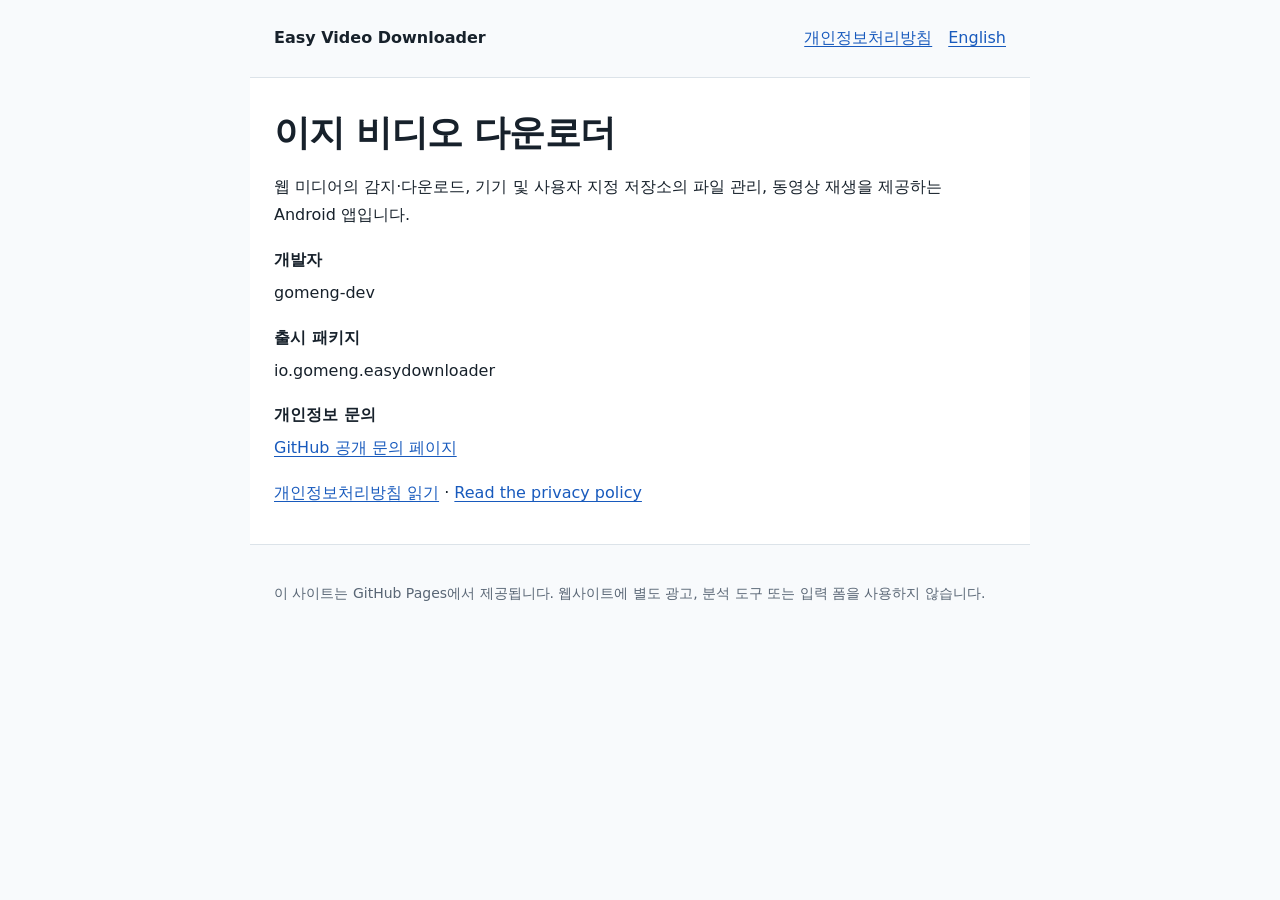
<file: index.html>
<!doctype html>
<html lang="ko">
<head>
  <meta charset="utf-8">
  <meta name="viewport" content="width=device-width, initial-scale=1">
  <meta name="description" content="이지 비디오 다운로더의 공식 개인정보처리방침과 문의 안내입니다.">
  <meta http-equiv="Content-Security-Policy" content="default-src 'none'; style-src 'self'; base-uri 'none'; form-action 'none'">
  <title>이지 비디오 다운로더 | Easy Video Downloader</title>
  <link rel="stylesheet" href="styles.css">
</head>
<body>
  <header><a class="brand" href="./">Easy Video Downloader</a><nav aria-label="안내"><a href="privacy.html">개인정보처리방침</a><a href="privacy-en.html" lang="en">English</a></nav></header>
  <main>
    <h1>이지 비디오 다운로더</h1>
    <p>웹 미디어의 감지·다운로드, 기기 및 사용자 지정 저장소의 파일 관리, 동영상 재생을 제공하는 Android 앱입니다.</p>
    <dl><dt>개발자</dt><dd>gomeng-dev</dd><dt>출시 패키지</dt><dd>io.gomeng.easydownloader</dd><dt>개인정보 문의</dt><dd><a href="https://github.com/gomeng-dev/gomeng-dev.github.io/issues/new/choose">GitHub 공개 문의 페이지</a></dd></dl>
    <p><a href="privacy.html">개인정보처리방침 읽기</a> · <a href="privacy-en.html" lang="en">Read the privacy policy</a></p>
  </main>
  <footer><p>이 사이트는 GitHub Pages에서 제공됩니다. 웹사이트에 별도 광고, 분석 도구 또는 입력 폼을 사용하지 않습니다.</p></footer>
</body>
</html>
</file>
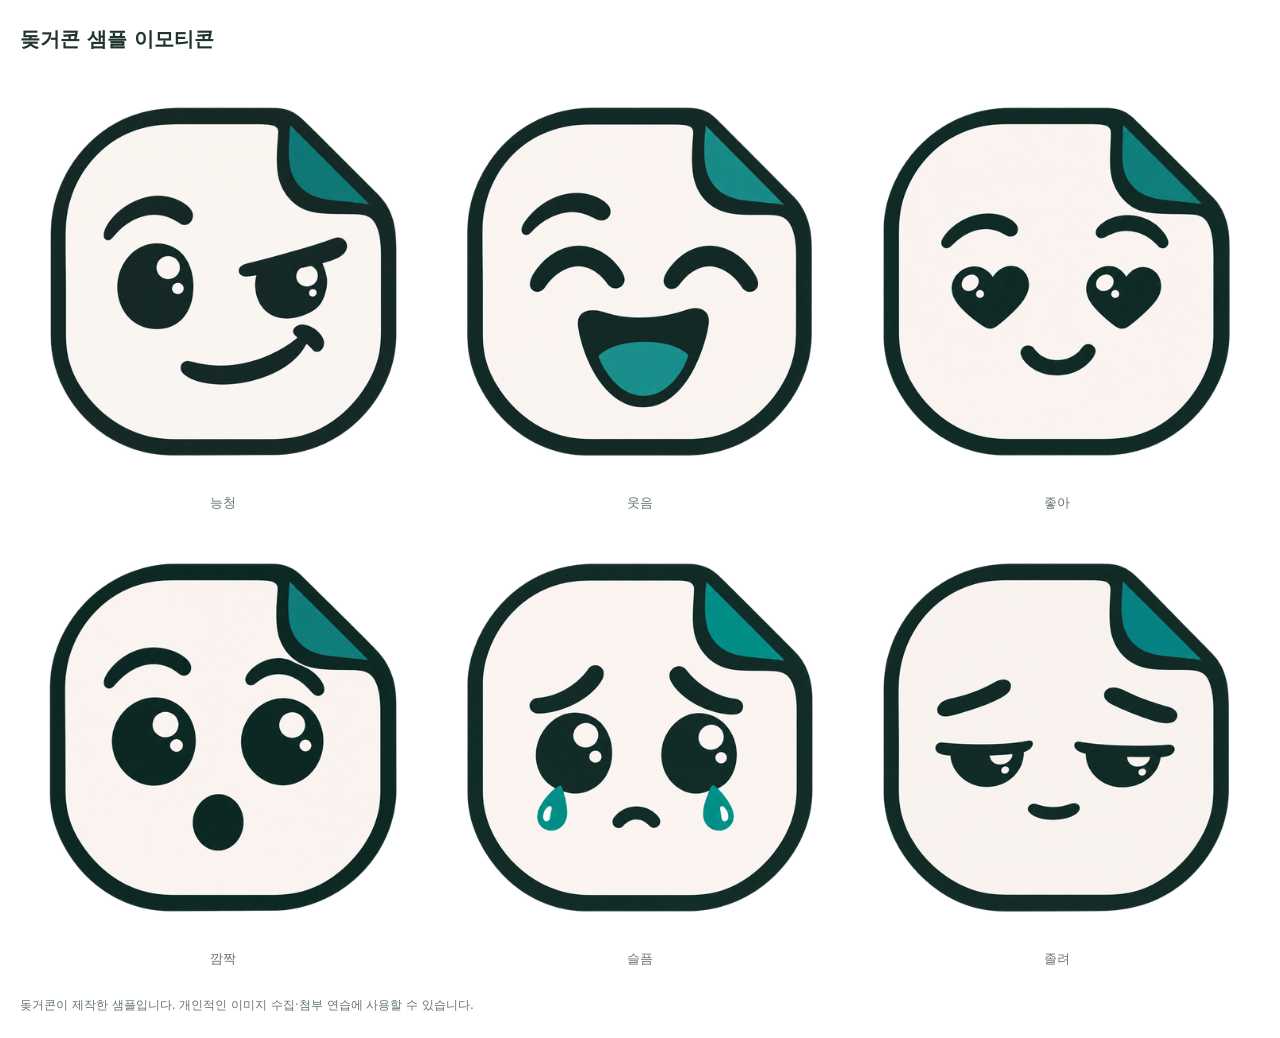
<file: dotgeocon/samples/index.html>
<!doctype html>
<html lang="ko"><head><meta charset="utf-8"><meta name="viewport" content="width=device-width, initial-scale=1"><title>돚거콘 샘플 이모티콘</title><style>body{margin:0;padding:24px 20px;color:#20332e;background:#fff;font:15px/1.5 system-ui,sans-serif}h1{margin:0 0 24px;font-size:20px}main{display:grid;grid-template-columns:repeat(3,minmax(0,1fr));gap:22px 10px}figure{margin:0;text-align:center}img{width:100%;height:auto;display:block}figcaption{margin-top:8px;color:#64756e;font-size:13px}footer{margin-top:28px;color:#64756e;font-size:12px}</style></head><body><h1>돚거콘 샘플 이모티콘</h1><main>
<figure><img src="1.png" alt="능청" width="512" height="512"><figcaption>능청</figcaption></figure>
<figure><img src="2.png" alt="웃음" width="512" height="512"><figcaption>웃음</figcaption></figure>
<figure><img src="3.png" alt="좋아" width="512" height="512"><figcaption>좋아</figcaption></figure>
<figure><img src="4.png" alt="깜짝" width="512" height="512"><figcaption>깜짝</figcaption></figure>
<figure><img src="5.png" alt="슬픔" width="512" height="512"><figcaption>슬픔</figcaption></figure>
<figure><img src="6.png" alt="졸려" width="512" height="512"><figcaption>졸려</figcaption></figure>
</main><footer>돚거콘이 제작한 샘플입니다. 개인적인 이미지 수집·첨부 연습에 사용할 수 있습니다.</footer></body></html>
</file>
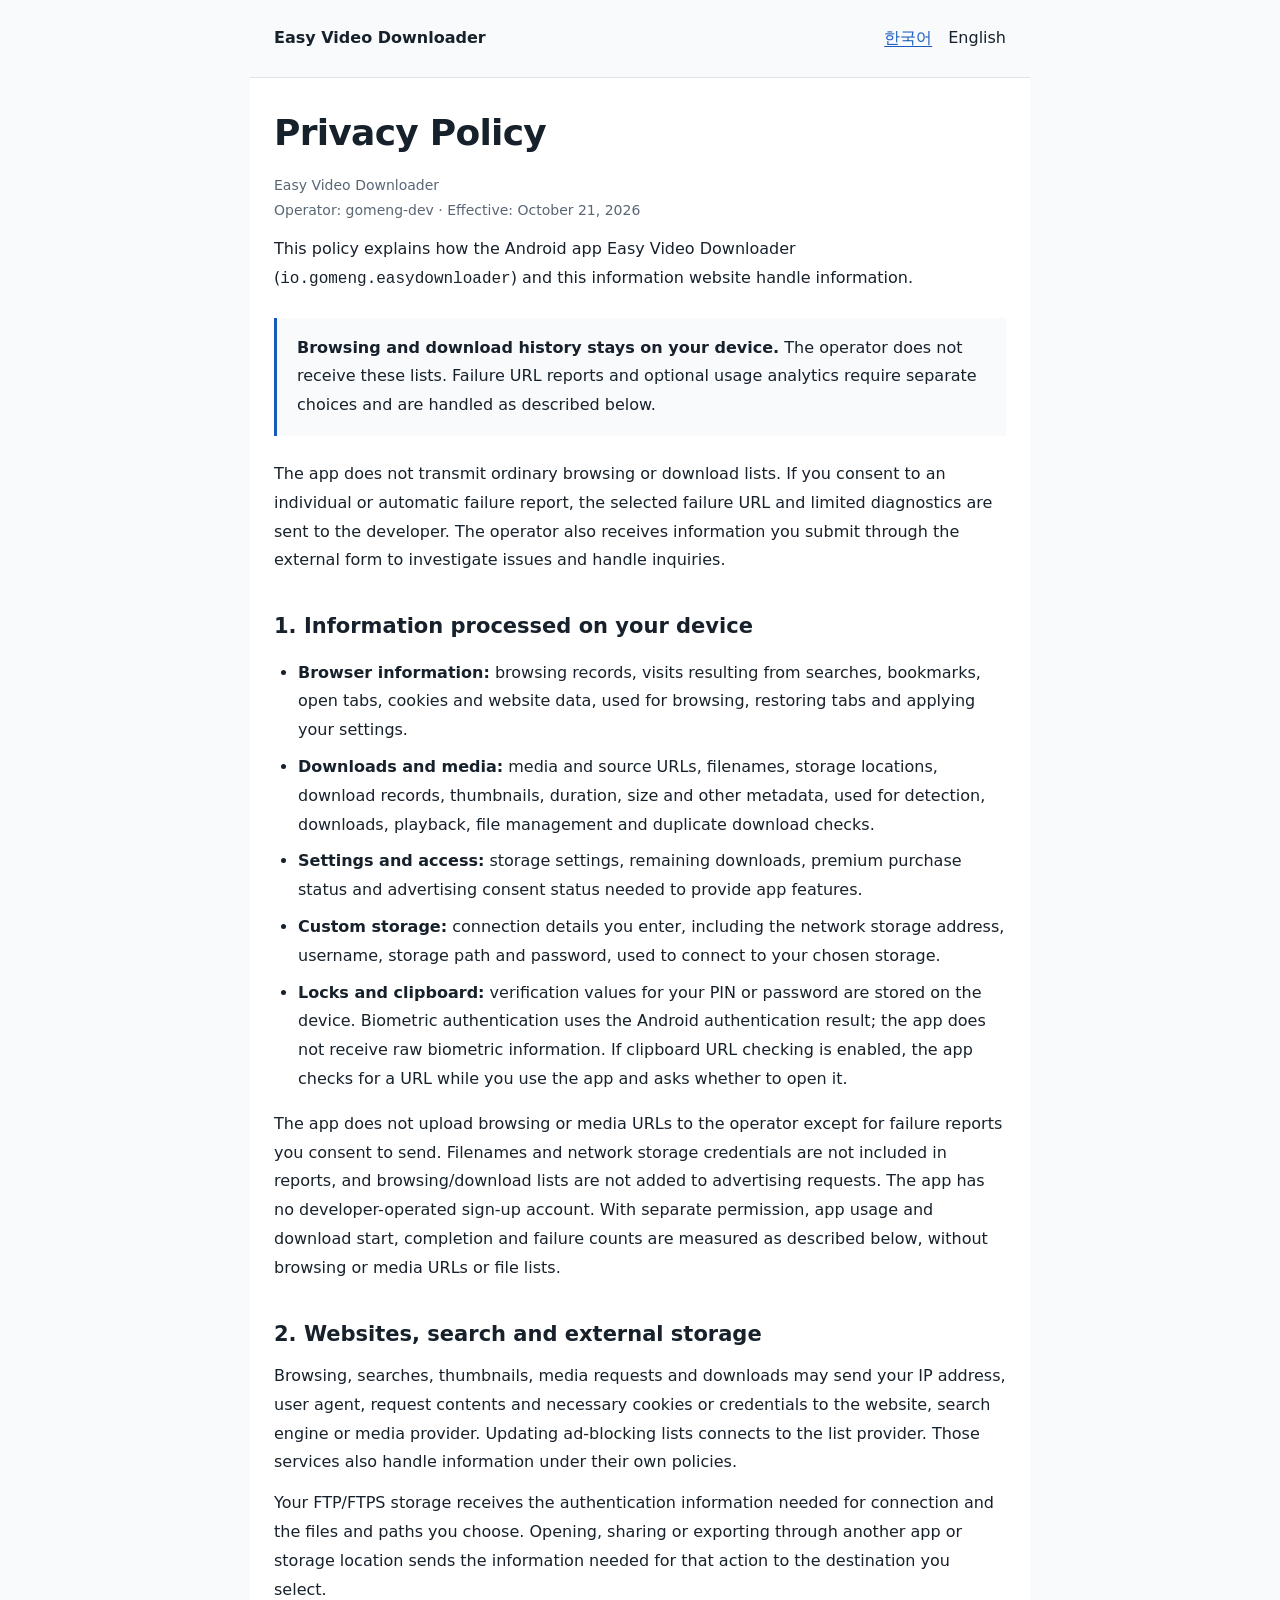
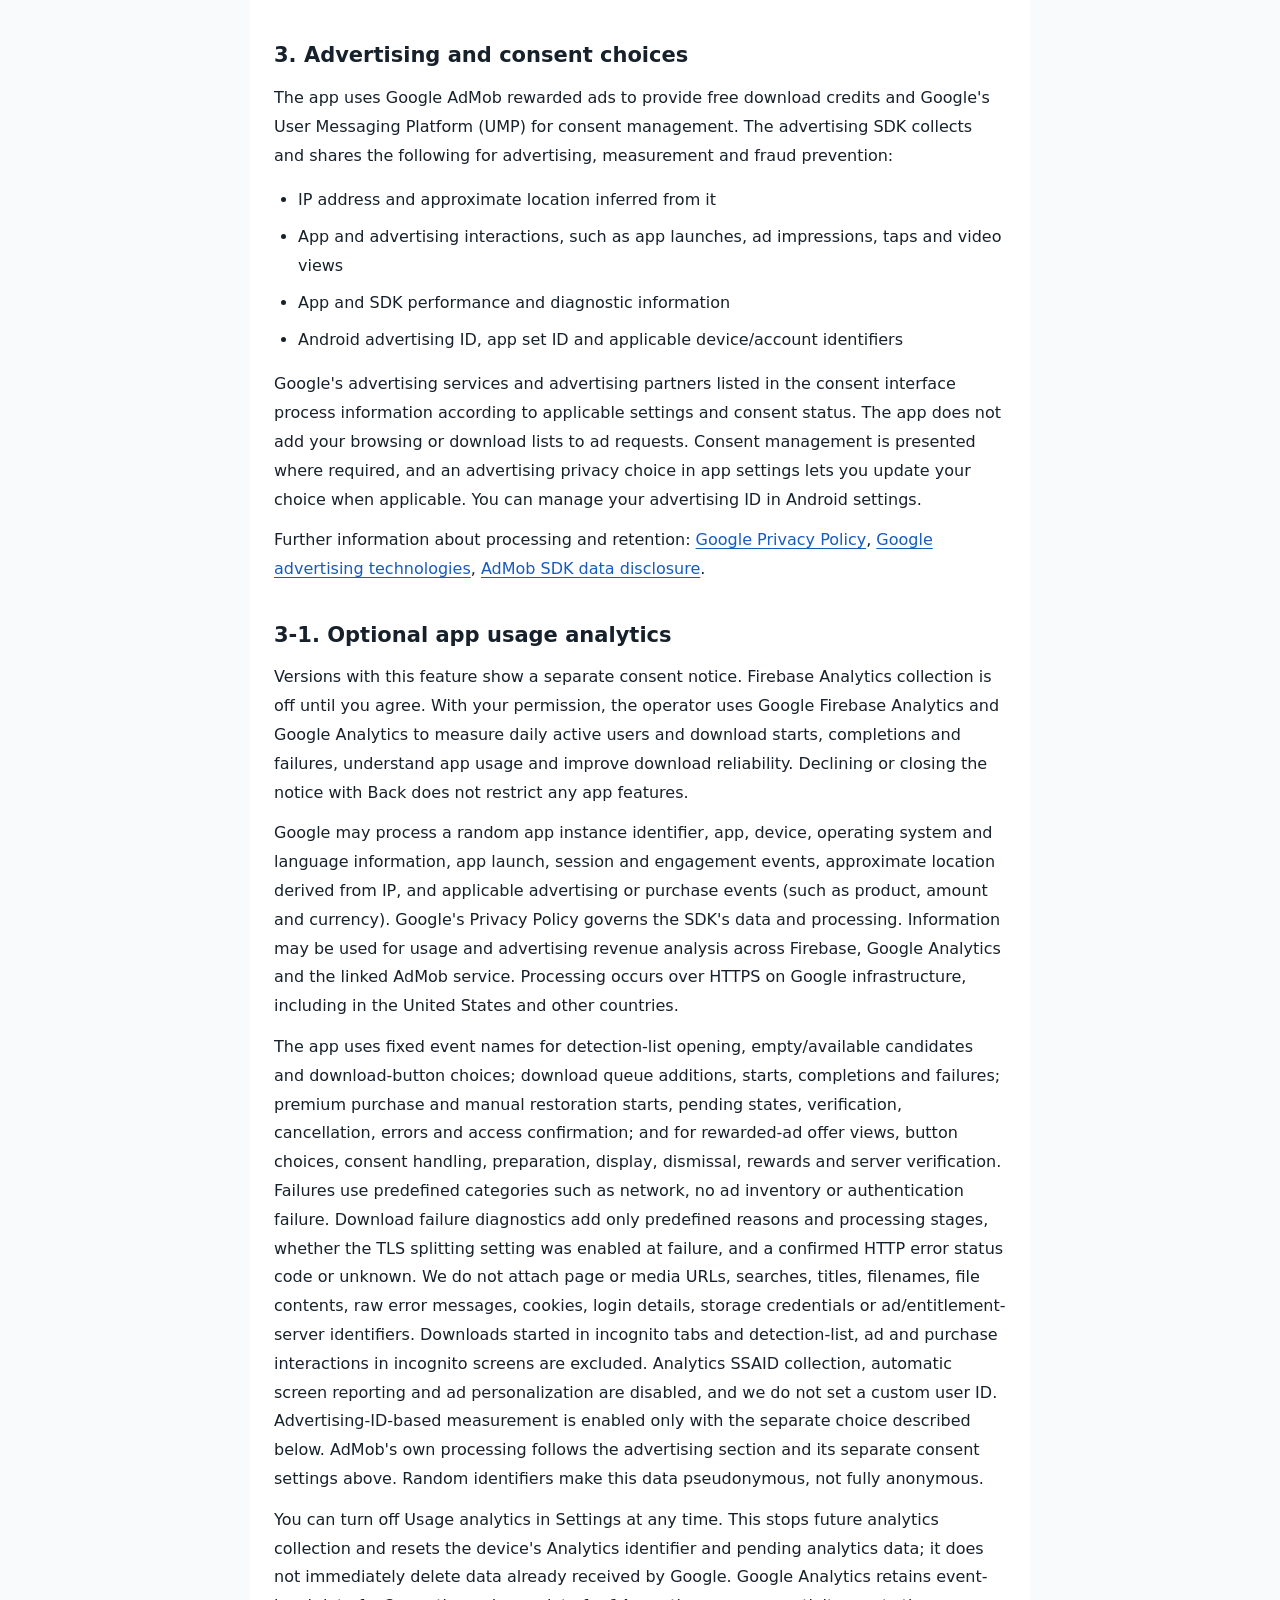
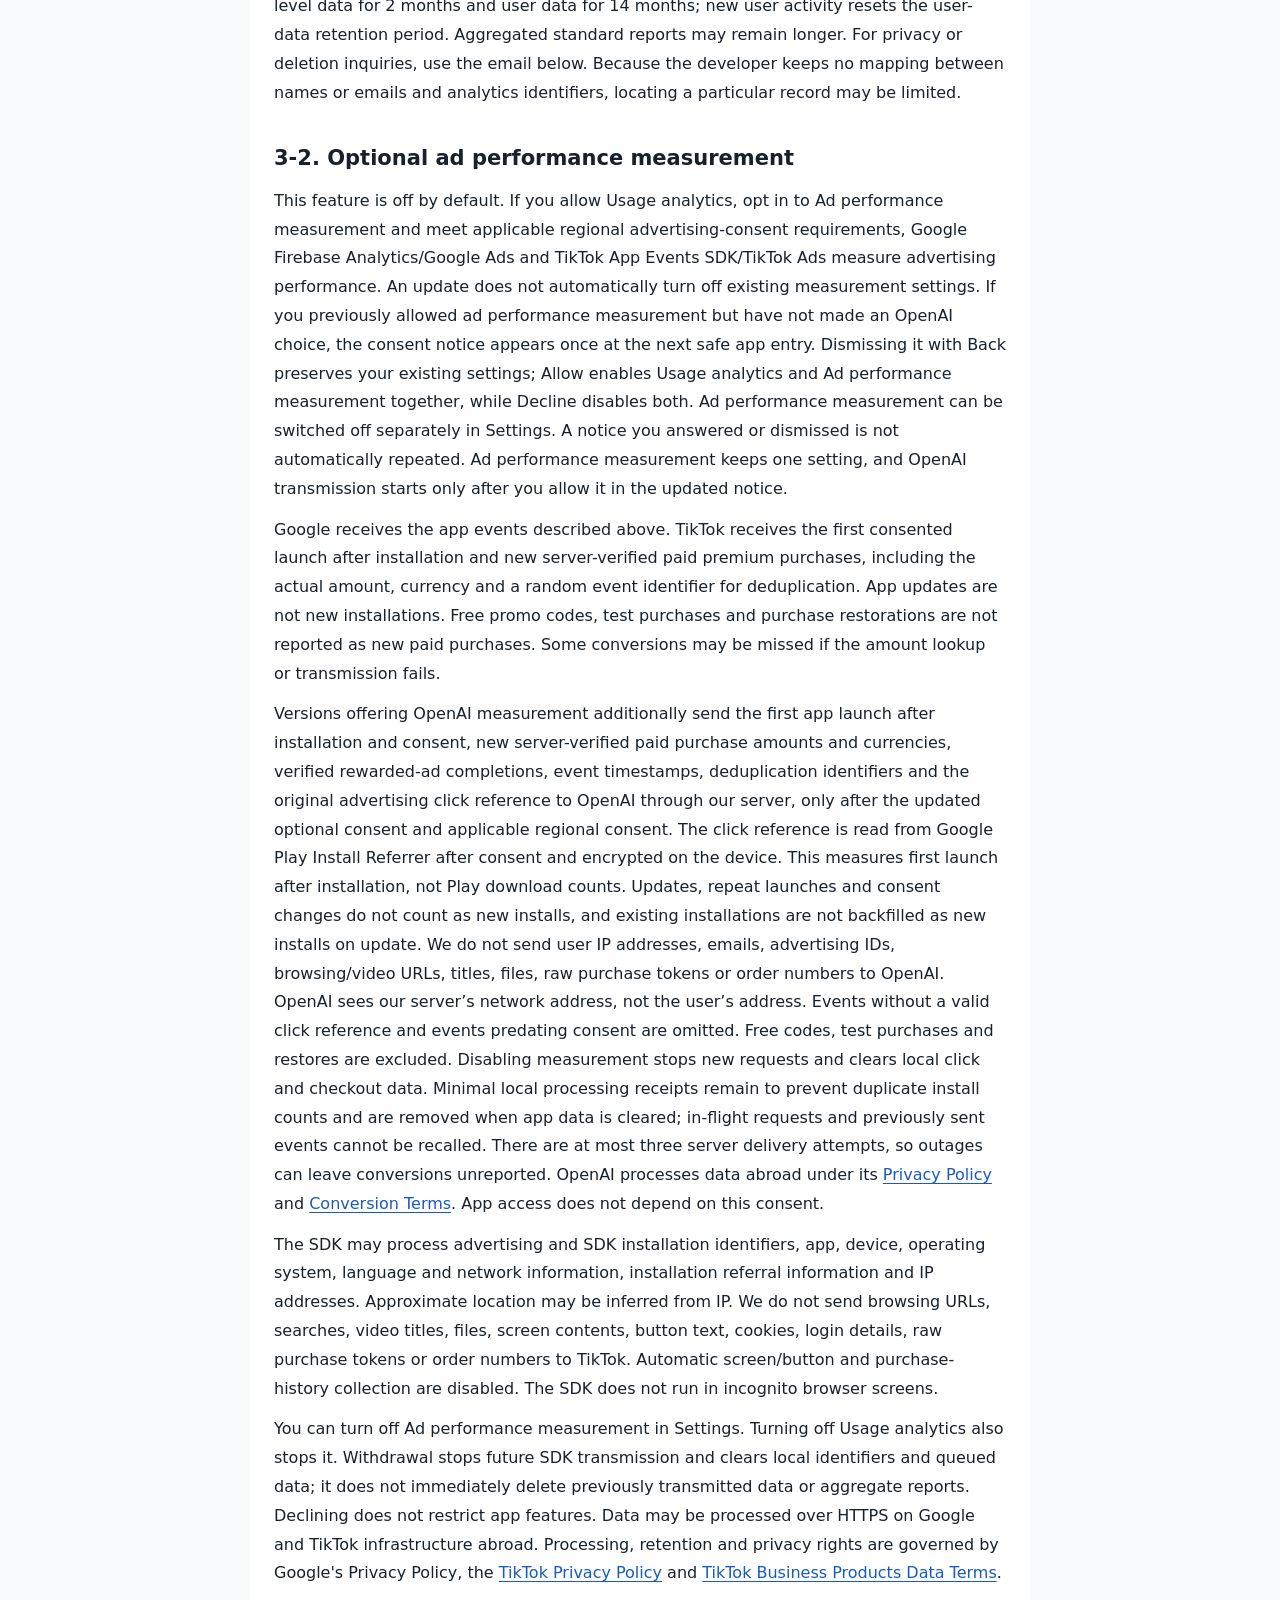
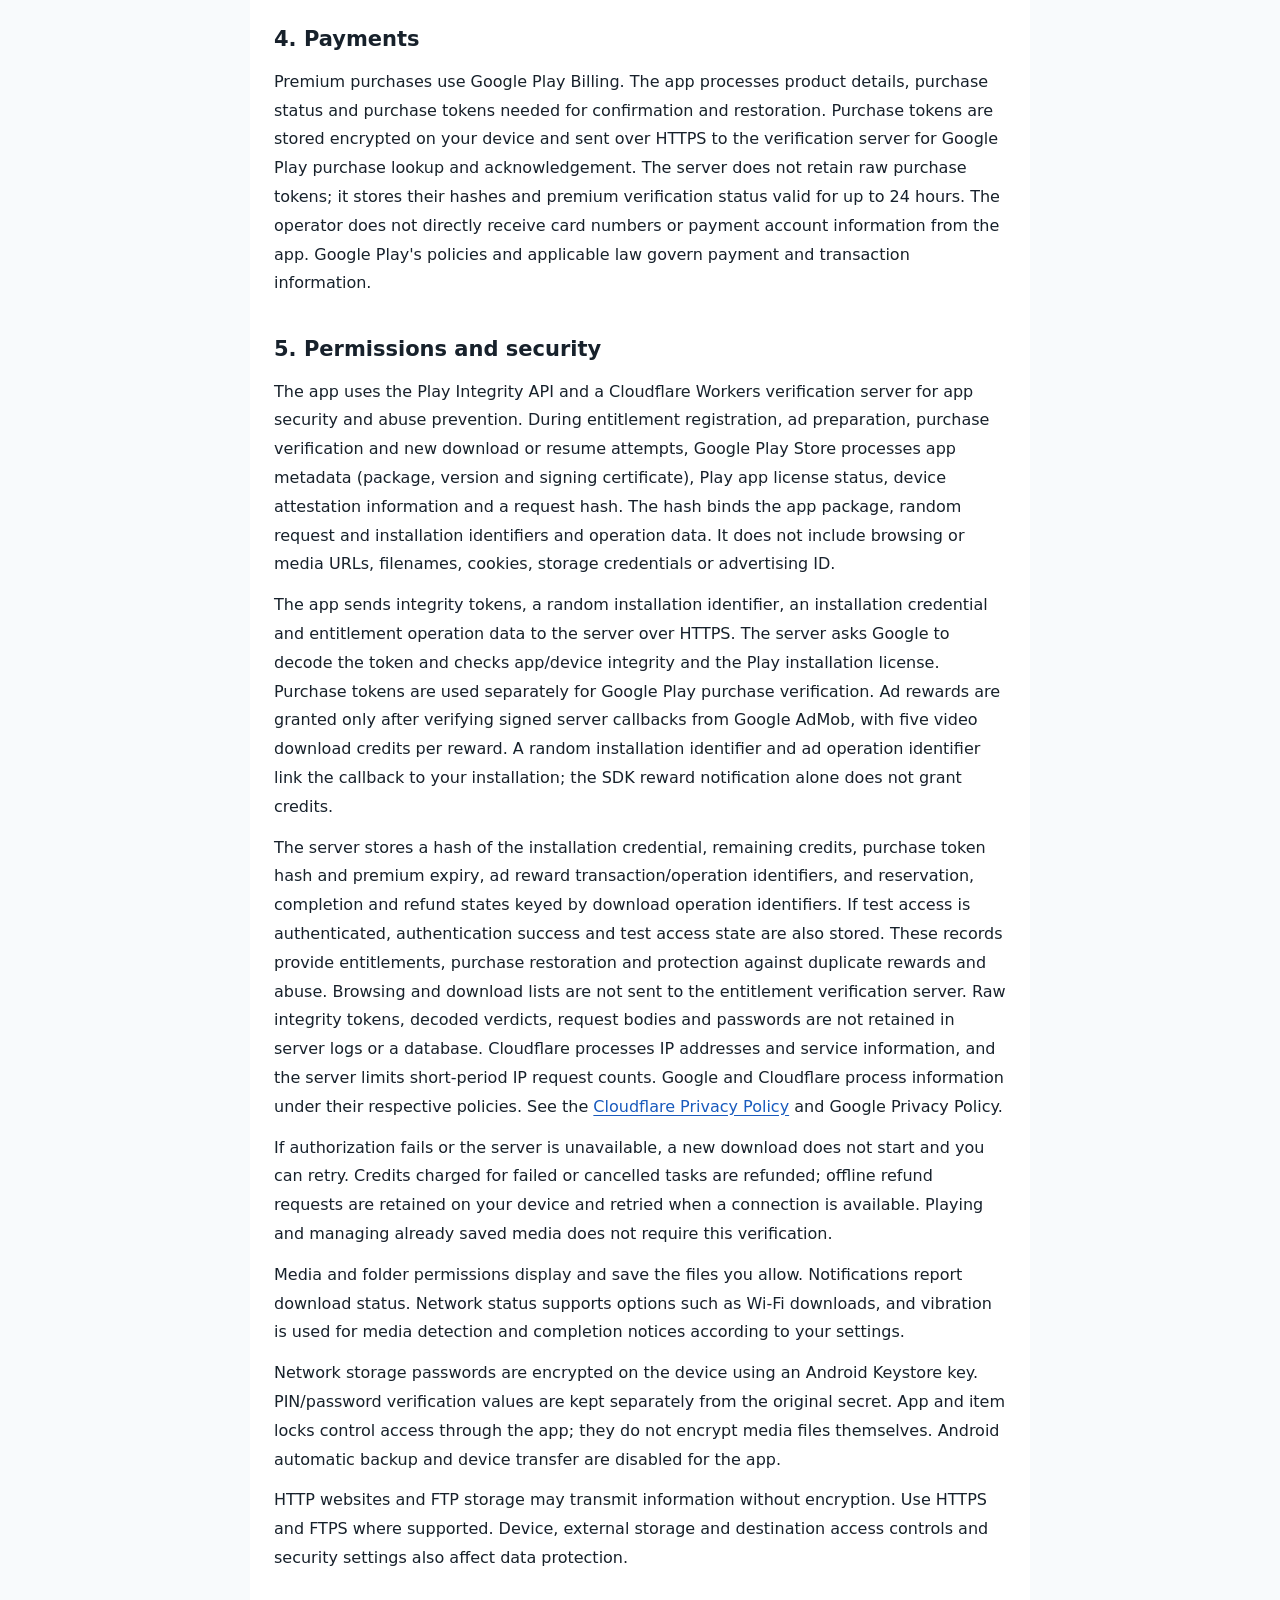
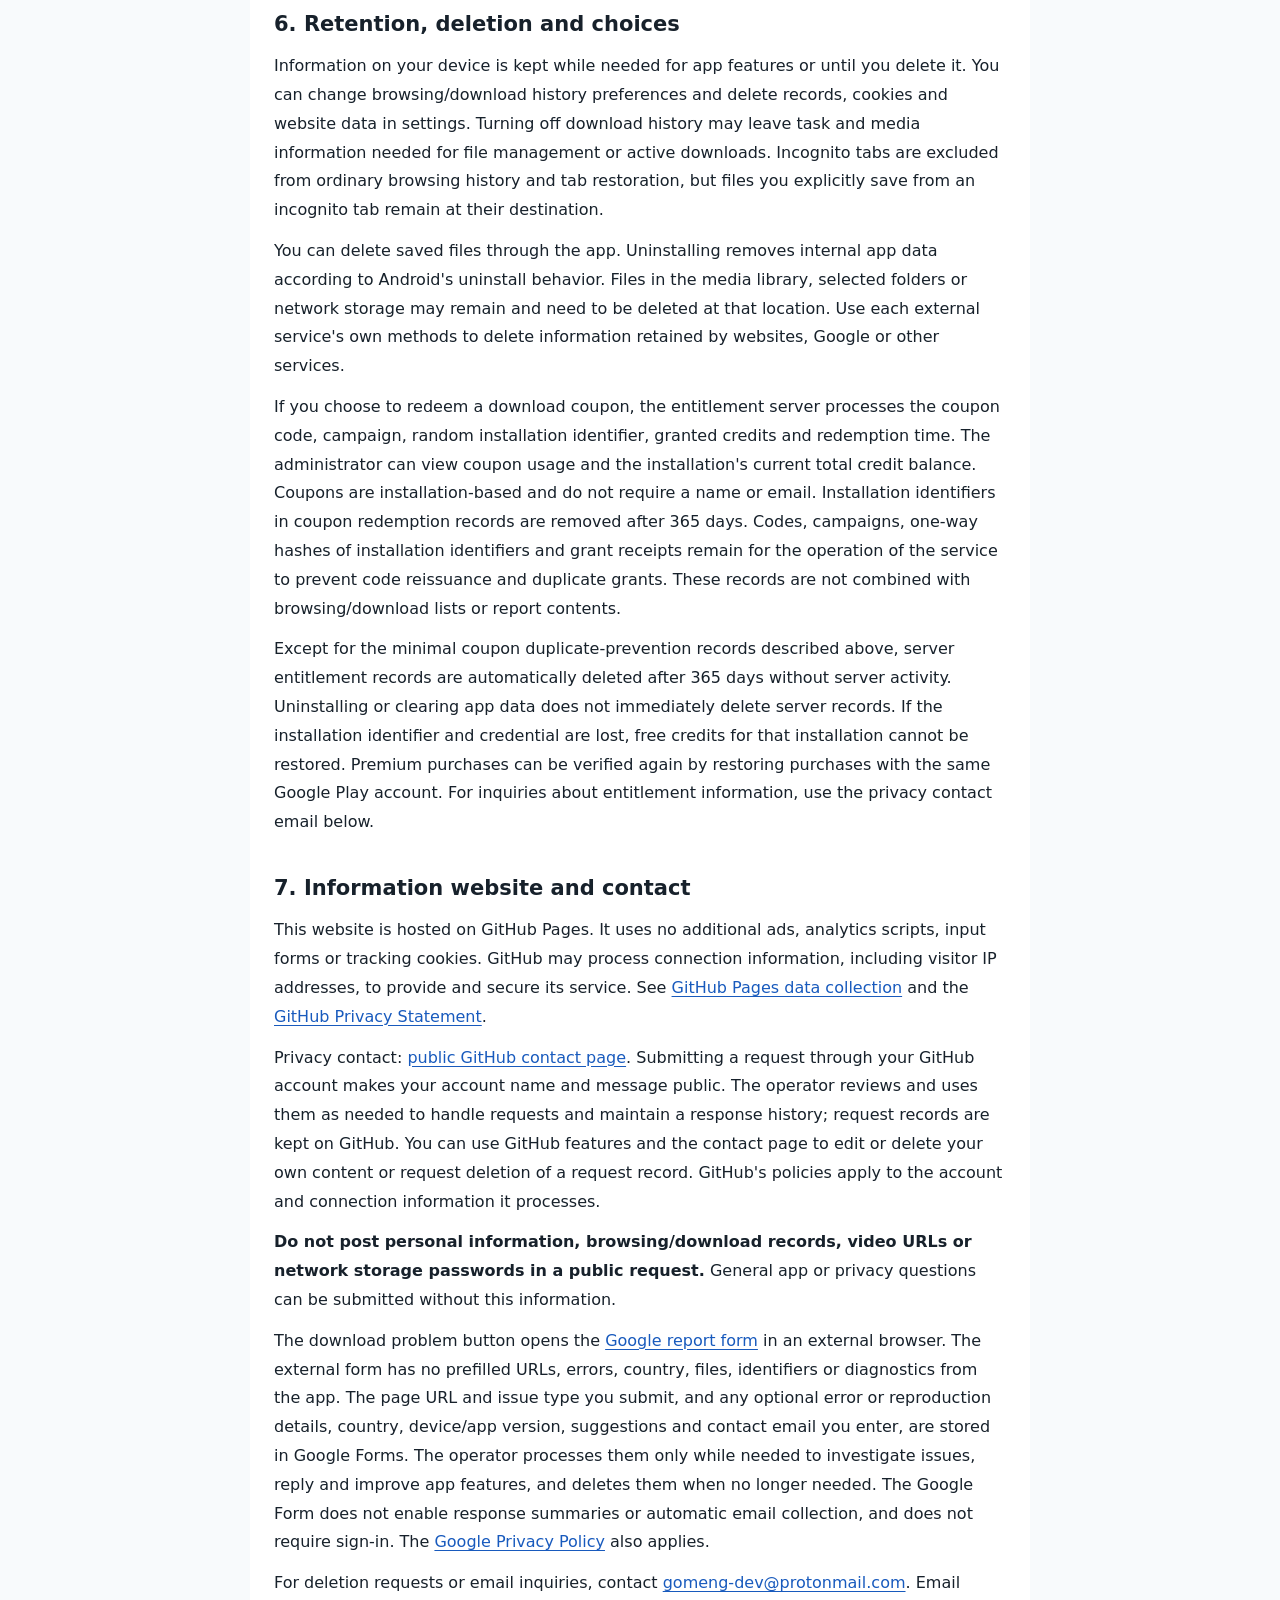
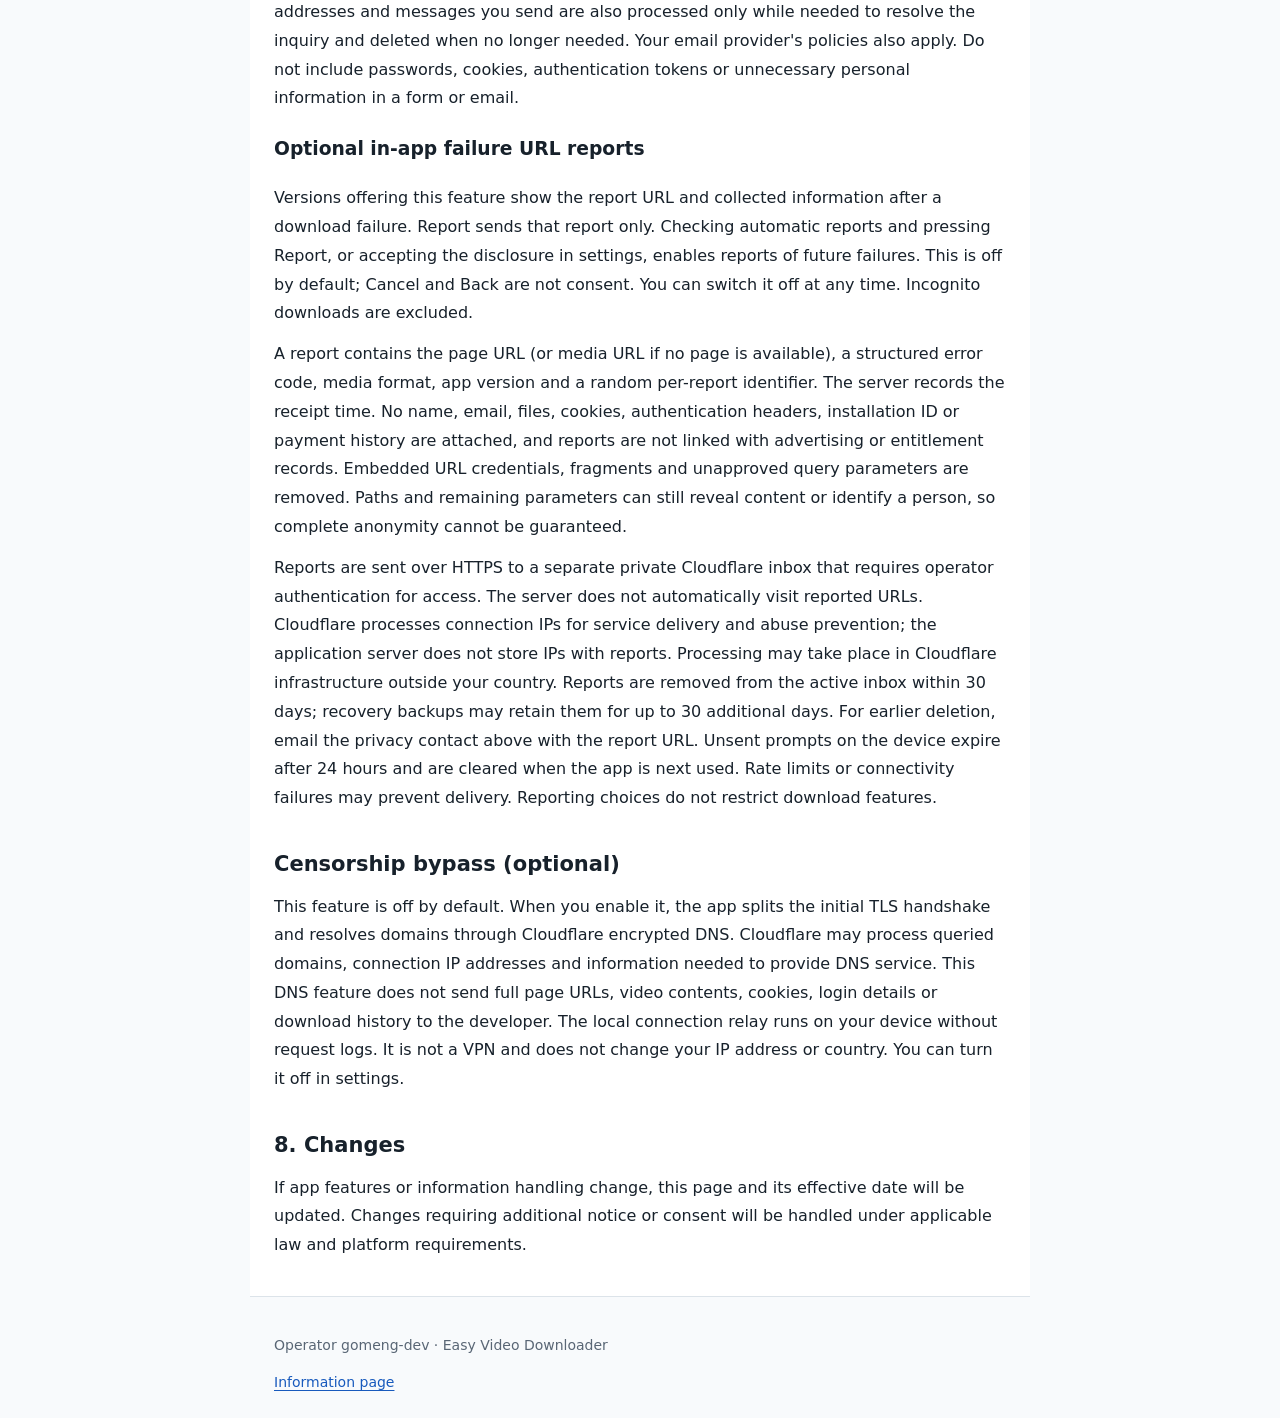
<file: privacy-en.html>
<!doctype html>
<html lang="en">
<head>
  <meta charset="utf-8">
  <meta name="viewport" content="width=device-width, initial-scale=1">
  <meta name="description" content="How Easy Video Downloader handles local browser and download data, advertising, payments, external services and privacy requests.">
  <meta http-equiv="Content-Security-Policy" content="default-src 'none'; style-src 'self'; base-uri 'none'; form-action 'none'">
  <title>Privacy Policy | Easy Video Downloader</title>
  <link rel="stylesheet" href="styles.css">
  <link rel="alternate" hreflang="ko" href="privacy.html">
</head>
<body>
  <header><a class="brand" href="./">Easy Video Downloader</a><nav aria-label="Language"><a href="privacy.html" lang="ko">한국어</a><span aria-current="page">English</span></nav></header>
  <main>
    <h1>Privacy Policy</h1>
    <p class="meta">Easy Video Downloader<br>Operator: gomeng-dev · Effective: <time datetime="2026-10-21">October 21, 2026</time></p>
    <p>This policy explains how the Android app Easy Video Downloader (<code>io.gomeng.easydownloader</code>) and this information website handle information.</p>
    <div class="summary"><strong>Browsing and download history stays on your device.</strong> The operator does not receive these lists. Failure URL reports and optional usage analytics require separate choices and are handled as described below.</div>
    <p>The app does not transmit ordinary browsing or download lists. If you consent to an individual or automatic failure report, the selected failure URL and limited diagnostics are sent to the developer. The operator also receives information you submit through the external form to investigate issues and handle inquiries.</p>
    <h2>1. Information processed on your device</h2>
    <ul>
      <li><strong>Browser information:</strong> browsing records, visits resulting from searches, bookmarks, open tabs, cookies and website data, used for browsing, restoring tabs and applying your settings.</li>
      <li><strong>Downloads and media:</strong> media and source URLs, filenames, storage locations, download records, thumbnails, duration, size and other metadata, used for detection, downloads, playback, file management and duplicate download checks.</li>
      <li><strong>Settings and access:</strong> storage settings, remaining downloads, premium purchase status and advertising consent status needed to provide app features.</li>
      <li><strong>Custom storage:</strong> connection details you enter, including the network storage address, username, storage path and password, used to connect to your chosen storage.</li>
      <li><strong>Locks and clipboard:</strong> verification values for your PIN or password are stored on the device. Biometric authentication uses the Android authentication result; the app does not receive raw biometric information. If clipboard URL checking is enabled, the app checks for a URL while you use the app and asks whether to open it.</li>
    </ul>
    <p>The app does not upload browsing or media URLs to the operator except for failure reports you consent to send. Filenames and network storage credentials are not included in reports, and browsing/download lists are not added to advertising requests. The app has no developer-operated sign-up account. With separate permission, app usage and download start, completion and failure counts are measured as described below, without browsing or media URLs or file lists.</p>
    <h2>2. Websites, search and external storage</h2>
    <p>Browsing, searches, thumbnails, media requests and downloads may send your IP address, user agent, request contents and necessary cookies or credentials to the website, search engine or media provider. Updating ad-blocking lists connects to the list provider. Those services also handle information under their own policies.</p>
    <p>Your FTP/FTPS storage receives the authentication information needed for connection and the files and paths you choose. Opening, sharing or exporting through another app or storage location sends the information needed for that action to the destination you select.</p>
    <h2>3. Advertising and consent choices</h2>
    <p>The app uses Google AdMob rewarded ads to provide free download credits and Google's User Messaging Platform (UMP) for consent management. The advertising SDK collects and shares the following for advertising, measurement and fraud prevention:</p>
    <ul><li>IP address and approximate location inferred from it</li><li>App and advertising interactions, such as app launches, ad impressions, taps and video views</li><li>App and SDK performance and diagnostic information</li><li>Android advertising ID, app set ID and applicable device/account identifiers</li></ul>
    <p>Google's advertising services and advertising partners listed in the consent interface process information according to applicable settings and consent status. The app does not add your browsing or download lists to ad requests. Consent management is presented where required, and an advertising privacy choice in app settings lets you update your choice when applicable. You can manage your advertising ID in Android settings.</p>
    <p>Further information about processing and retention: <a href="https://policies.google.com/privacy?hl=en">Google Privacy Policy</a>, <a href="https://policies.google.com/technologies/ads?hl=en">Google advertising technologies</a>, <a href="https://developers.google.com/admob/android/privacy/play-data-disclosure">AdMob SDK data disclosure</a>.</p>
    <h2>3-1. Optional app usage analytics</h2>
    <p>Versions with this feature show a separate consent notice. Firebase Analytics collection is off until you agree. With your permission, the operator uses Google Firebase Analytics and Google Analytics to measure daily active users and download starts, completions and failures, understand app usage and improve download reliability. Declining or closing the notice with Back does not restrict any app features.</p>
    <p>Google may process a random app instance identifier, app, device, operating system and language information, app launch, session and engagement events, approximate location derived from IP, and applicable advertising or purchase events (such as product, amount and currency). Google's Privacy Policy governs the SDK's data and processing. Information may be used for usage and advertising revenue analysis across Firebase, Google Analytics and the linked AdMob service. Processing occurs over HTTPS on Google infrastructure, including in the United States and other countries.</p>
    <p>The app uses fixed event names for detection-list opening, empty/available candidates and download-button choices; download queue additions, starts, completions and failures; premium purchase and manual restoration starts, pending states, verification, cancellation, errors and access confirmation; and for rewarded-ad offer views, button choices, consent handling, preparation, display, dismissal, rewards and server verification. Failures use predefined categories such as network, no ad inventory or authentication failure. Download failure diagnostics add only predefined reasons and processing stages, whether the TLS splitting setting was enabled at failure, and a confirmed HTTP error status code or unknown. We do not attach page or media URLs, searches, titles, filenames, file contents, raw error messages, cookies, login details, storage credentials or ad/entitlement-server identifiers. Downloads started in incognito tabs and detection-list, ad and purchase interactions in incognito screens are excluded. Analytics SSAID collection, automatic screen reporting and ad personalization are disabled, and we do not set a custom user ID. Advertising-ID-based measurement is enabled only with the separate choice described below. AdMob's own processing follows the advertising section and its separate consent settings above. Random identifiers make this data pseudonymous, not fully anonymous.</p>
    <p>You can turn off Usage analytics in Settings at any time. This stops future analytics collection and resets the device's Analytics identifier and pending analytics data; it does not immediately delete data already received by Google. Google Analytics retains event-level data for 2 months and user data for 14 months; new user activity resets the user-data retention period. Aggregated standard reports may remain longer. For privacy or deletion inquiries, use the email below. Because the developer keeps no mapping between names or emails and analytics identifiers, locating a particular record may be limited.</p>
    <h2>3-2. Optional ad performance measurement</h2>
    <p>This feature is off by default. If you allow Usage analytics, opt in to Ad performance measurement and meet applicable regional advertising-consent requirements, Google Firebase Analytics/Google Ads and TikTok App Events SDK/TikTok Ads measure advertising performance. An update does not automatically turn off existing measurement settings. If you previously allowed ad performance measurement but have not made an OpenAI choice, the consent notice appears once at the next safe app entry. Dismissing it with Back preserves your existing settings; Allow enables Usage analytics and Ad performance measurement together, while Decline disables both. Ad performance measurement can be switched off separately in Settings. A notice you answered or dismissed is not automatically repeated. Ad performance measurement keeps one setting, and OpenAI transmission starts only after you allow it in the updated notice.</p>
    <p>Google receives the app events described above. TikTok receives the first consented launch after installation and new server-verified paid premium purchases, including the actual amount, currency and a random event identifier for deduplication. App updates are not new installations. Free promo codes, test purchases and purchase restorations are not reported as new paid purchases. Some conversions may be missed if the amount lookup or transmission fails.</p>
    <p>Versions offering OpenAI measurement additionally send the first app launch after installation and consent, new server-verified paid purchase amounts and currencies, verified rewarded-ad completions, event timestamps, deduplication identifiers and the original advertising click reference to OpenAI through our server, only after the updated optional consent and applicable regional consent. The click reference is read from Google Play Install Referrer after consent and encrypted on the device. This measures first launch after installation, not Play download counts. Updates, repeat launches and consent changes do not count as new installs, and existing installations are not backfilled as new installs on update. We do not send user IP addresses, emails, advertising IDs, browsing/video URLs, titles, files, raw purchase tokens or order numbers to OpenAI. OpenAI sees our server’s network address, not the user’s address. Events without a valid click reference and events predating consent are omitted. Free codes, test purchases and restores are excluded. Disabling measurement stops new requests and clears local click and checkout data. Minimal local processing receipts remain to prevent duplicate install counts and are removed when app data is cleared; in-flight requests and previously sent events cannot be recalled. There are at most three server delivery attempts, so outages can leave conversions unreported. OpenAI processes data abroad under its <a href="https://openai.com/policies/privacy-policy/">Privacy Policy</a> and <a href="https://openai.com/policies/conversion-terms/">Conversion Terms</a>. App access does not depend on this consent.</p>
    <p>The SDK may process advertising and SDK installation identifiers, app, device, operating system, language and network information, installation referral information and IP addresses. Approximate location may be inferred from IP. We do not send browsing URLs, searches, video titles, files, screen contents, button text, cookies, login details, raw purchase tokens or order numbers to TikTok. Automatic screen/button and purchase-history collection are disabled. The SDK does not run in incognito browser screens.</p>
    <p>You can turn off Ad performance measurement in Settings. Turning off Usage analytics also stops it. Withdrawal stops future SDK transmission and clears local identifiers and queued data; it does not immediately delete previously transmitted data or aggregate reports. Declining does not restrict app features. Data may be processed over HTTPS on Google and TikTok infrastructure abroad. Processing, retention and privacy rights are governed by Google's Privacy Policy, the <a href="https://www.tiktok.com/legal/page/global/privacy-policy/en">TikTok Privacy Policy</a> and <a href="https://ads.tiktok.com/i18n/official/policy/business-products-terms">TikTok Business Products Data Terms</a>.</p>
    <h2>4. Payments</h2>
    <p>Premium purchases use Google Play Billing. The app processes product details, purchase status and purchase tokens needed for confirmation and restoration. Purchase tokens are stored encrypted on your device and sent over HTTPS to the verification server for Google Play purchase lookup and acknowledgement. The server does not retain raw purchase tokens; it stores their hashes and premium verification status valid for up to 24 hours. The operator does not directly receive card numbers or payment account information from the app. Google Play's policies and applicable law govern payment and transaction information.</p>
    <h2>5. Permissions and security</h2>
    <p>The app uses the Play Integrity API and a Cloudflare Workers verification server for app security and abuse prevention. During entitlement registration, ad preparation, purchase verification and new download or resume attempts, Google Play Store processes app metadata (package, version and signing certificate), Play app license status, device attestation information and a request hash. The hash binds the app package, random request and installation identifiers and operation data. It does not include browsing or media URLs, filenames, cookies, storage credentials or advertising ID.</p>
    <p>The app sends integrity tokens, a random installation identifier, an installation credential and entitlement operation data to the server over HTTPS. The server asks Google to decode the token and checks app/device integrity and the Play installation license. Purchase tokens are used separately for Google Play purchase verification. Ad rewards are granted only after verifying signed server callbacks from Google AdMob, with five video download credits per reward. A random installation identifier and ad operation identifier link the callback to your installation; the SDK reward notification alone does not grant credits.</p>
    <p>The server stores a hash of the installation credential, remaining credits, purchase token hash and premium expiry, ad reward transaction/operation identifiers, and reservation, completion and refund states keyed by download operation identifiers. If test access is authenticated, authentication success and test access state are also stored. These records provide entitlements, purchase restoration and protection against duplicate rewards and abuse. Browsing and download lists are not sent to the entitlement verification server. Raw integrity tokens, decoded verdicts, request bodies and passwords are not retained in server logs or a database. Cloudflare processes IP addresses and service information, and the server limits short-period IP request counts. Google and Cloudflare process information under their respective policies. See the <a href="https://www.cloudflare.com/privacypolicy/">Cloudflare Privacy Policy</a> and Google Privacy Policy.</p>
    <p>If authorization fails or the server is unavailable, a new download does not start and you can retry. Credits charged for failed or cancelled tasks are refunded; offline refund requests are retained on your device and retried when a connection is available. Playing and managing already saved media does not require this verification.</p>
    <p>Media and folder permissions display and save the files you allow. Notifications report download status. Network status supports options such as Wi-Fi downloads, and vibration is used for media detection and completion notices according to your settings.</p>
    <p>Network storage passwords are encrypted on the device using an Android Keystore key. PIN/password verification values are kept separately from the original secret. App and item locks control access through the app; they do not encrypt media files themselves. Android automatic backup and device transfer are disabled for the app.</p>
    <p>HTTP websites and FTP storage may transmit information without encryption. Use HTTPS and FTPS where supported. Device, external storage and destination access controls and security settings also affect data protection.</p>
    <h2>6. Retention, deletion and choices</h2>
    <p>Information on your device is kept while needed for app features or until you delete it. You can change browsing/download history preferences and delete records, cookies and website data in settings. Turning off download history may leave task and media information needed for file management or active downloads. Incognito tabs are excluded from ordinary browsing history and tab restoration, but files you explicitly save from an incognito tab remain at their destination.</p>
    <p>You can delete saved files through the app. Uninstalling removes internal app data according to Android's uninstall behavior. Files in the media library, selected folders or network storage may remain and need to be deleted at that location. Use each external service's own methods to delete information retained by websites, Google or other services.</p>
    <p>If you choose to redeem a download coupon, the entitlement server processes the coupon code, campaign, random installation identifier, granted credits and redemption time. The administrator can view coupon usage and the installation's current total credit balance. Coupons are installation-based and do not require a name or email. Installation identifiers in coupon redemption records are removed after 365 days. Codes, campaigns, one-way hashes of installation identifiers and grant receipts remain for the operation of the service to prevent code reissuance and duplicate grants. These records are not combined with browsing/download lists or report contents.</p>
    <p>Except for the minimal coupon duplicate-prevention records described above, server entitlement records are automatically deleted after 365 days without server activity. Uninstalling or clearing app data does not immediately delete server records. If the installation identifier and credential are lost, free credits for that installation cannot be restored. Premium purchases can be verified again by restoring purchases with the same Google Play account. For inquiries about entitlement information, use the privacy contact email below.</p>
    <h2>7. Information website and contact</h2>
    <p>This website is hosted on GitHub Pages. It uses no additional ads, analytics scripts, input forms or tracking cookies. GitHub may process connection information, including visitor IP addresses, to provide and secure its service. See <a href="https://docs.github.com/en/pages/getting-started-with-github-pages/what-is-github-pages#data-collection">GitHub Pages data collection</a> and the <a href="https://docs.github.com/en/site-policy/privacy-policies/github-general-privacy-statement">GitHub Privacy Statement</a>.</p>
    <p>Privacy contact: <a href="https://github.com/gomeng-dev/gomeng-dev.github.io/issues/new/choose">public GitHub contact page</a>. Submitting a request through your GitHub account makes your account name and message public. The operator reviews and uses them as needed to handle requests and maintain a response history; request records are kept on GitHub. You can use GitHub features and the contact page to edit or delete your own content or request deletion of a request record. GitHub's policies apply to the account and connection information it processes.</p>
    <p><strong>Do not post personal information, browsing/download records, video URLs or network storage passwords in a public request.</strong> General app or privacy questions can be submitted without this information.</p>
    <p>The download problem button opens the <a href="https://forms.gle/c27XCRw5DG1pecUr5">Google report form</a> in an external browser. The external form has no prefilled URLs, errors, country, files, identifiers or diagnostics from the app. The page URL and issue type you submit, and any optional error or reproduction details, country, device/app version, suggestions and contact email you enter, are stored in Google Forms. The operator processes them only while needed to investigate issues, reply and improve app features, and deletes them when no longer needed. The Google Form does not enable response summaries or automatic email collection, and does not require sign-in. The <a href="https://policies.google.com/privacy?hl=en">Google Privacy Policy</a> also applies.</p>
    <p>For deletion requests or email inquiries, contact <a href="mailto:gomeng-dev@protonmail.com">gomeng-dev@protonmail.com</a>. Email addresses and messages you send are also processed only while needed to resolve the inquiry and deleted when no longer needed. Your email provider's policies also apply. Do not include passwords, cookies, authentication tokens or unnecessary personal information in a form or email.</p>
    <h3>Optional in-app failure URL reports</h3>
    <p>Versions offering this feature show the report URL and collected information after a download failure. Report sends that report only. Checking automatic reports and pressing Report, or accepting the disclosure in settings, enables reports of future failures. This is off by default; Cancel and Back are not consent. You can switch it off at any time. Incognito downloads are excluded.</p>
    <p>A report contains the page URL (or media URL if no page is available), a structured error code, media format, app version and a random per-report identifier. The server records the receipt time. No name, email, files, cookies, authentication headers, installation ID or payment history are attached, and reports are not linked with advertising or entitlement records. Embedded URL credentials, fragments and unapproved query parameters are removed. Paths and remaining parameters can still reveal content or identify a person, so complete anonymity cannot be guaranteed.</p>
    <p>Reports are sent over HTTPS to a separate private Cloudflare inbox that requires operator authentication for access. The server does not automatically visit reported URLs. Cloudflare processes connection IPs for service delivery and abuse prevention; the application server does not store IPs with reports. Processing may take place in Cloudflare infrastructure outside your country. Reports are removed from the active inbox within 30 days; recovery backups may retain them for up to 30 additional days. For earlier deletion, email the privacy contact above with the report URL. Unsent prompts on the device expire after 24 hours and are cleared when the app is next used. Rate limits or connectivity failures may prevent delivery. Reporting choices do not restrict download features.</p>
    <h2>Censorship bypass (optional)</h2>
    <p>This feature is off by default. When you enable it, the app splits the initial TLS handshake and resolves domains through Cloudflare encrypted DNS. Cloudflare may process queried domains, connection IP addresses and information needed to provide DNS service. This DNS feature does not send full page URLs, video contents, cookies, login details or download history to the developer. The local connection relay runs on your device without request logs. It is not a VPN and does not change your IP address or country. You can turn it off in settings.</p>
    <h2>8. Changes</h2>
    <p>If app features or information handling change, this page and its effective date will be updated. Changes requiring additional notice or consent will be handled under applicable law and platform requirements.</p>
  </main>
  <footer><p>Operator gomeng-dev · Easy Video Downloader</p><a href="./">Information page</a></footer>
</body>
</html>
</file>
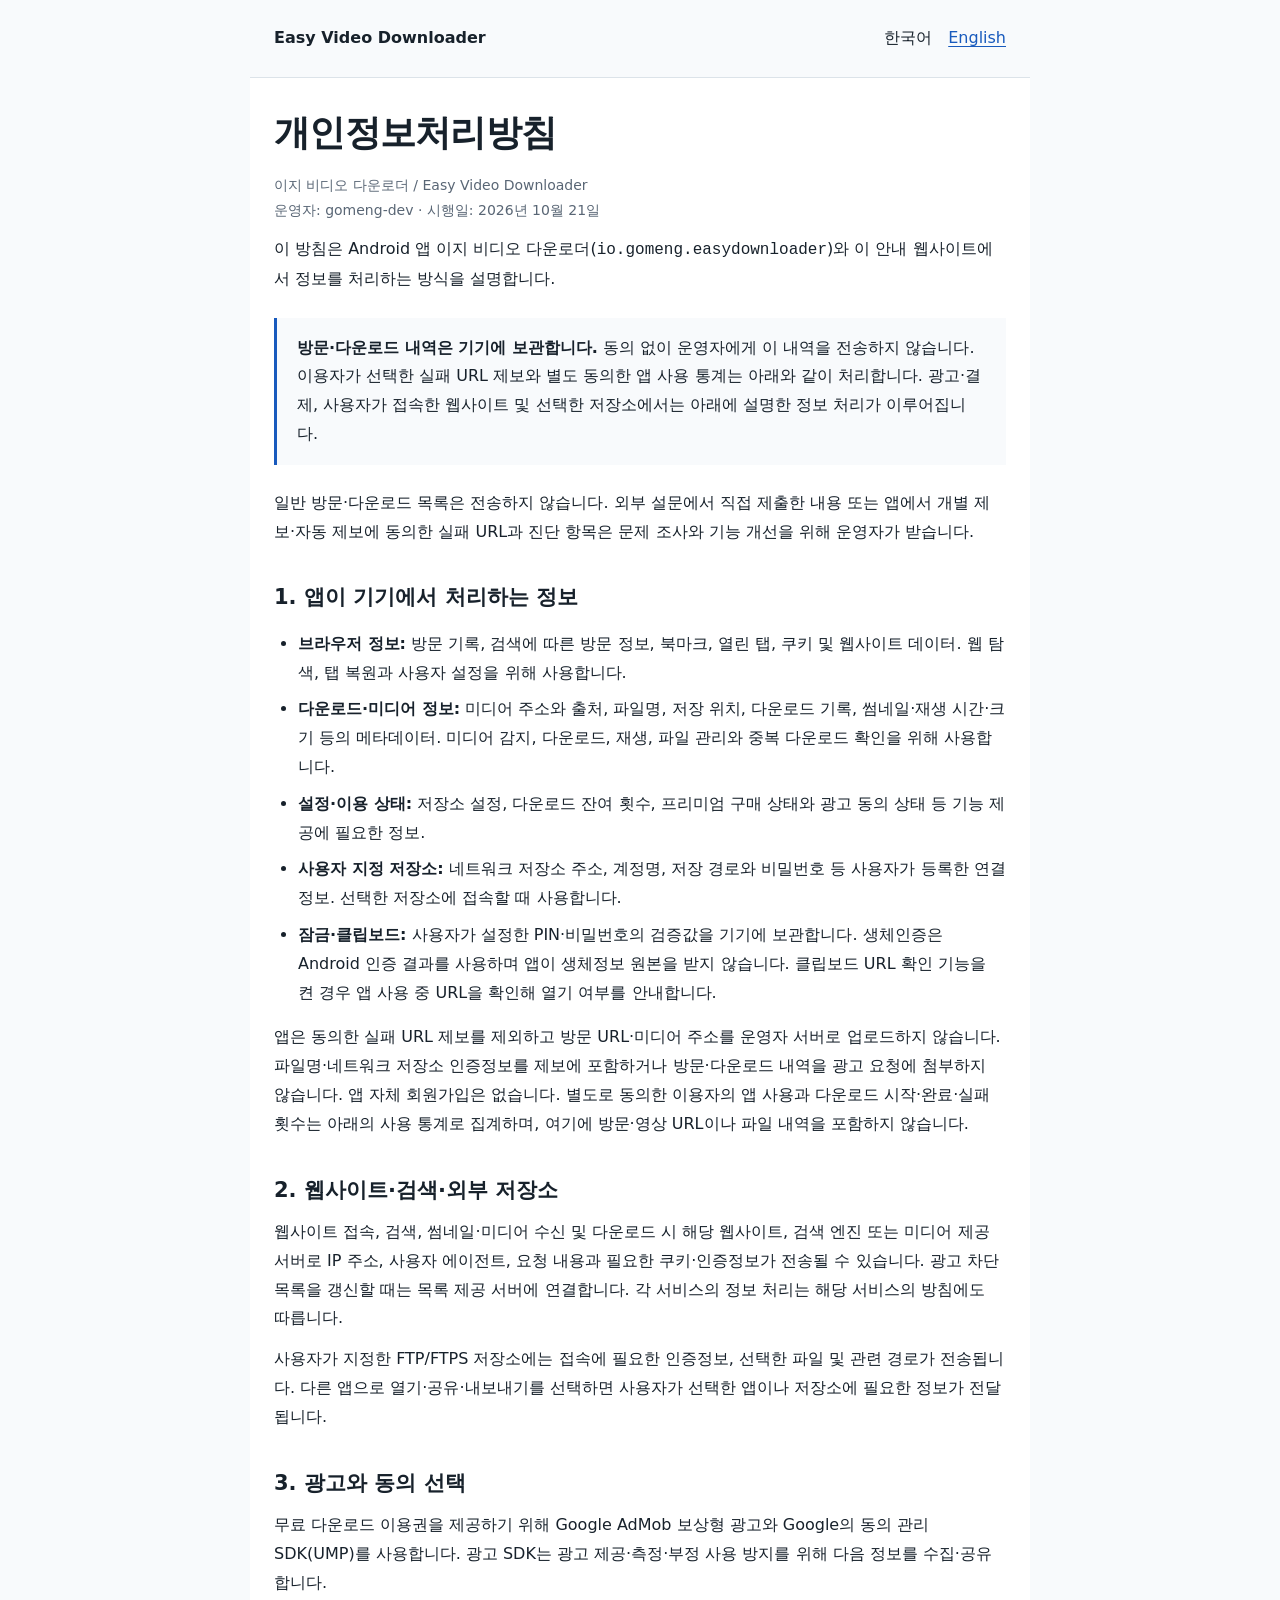
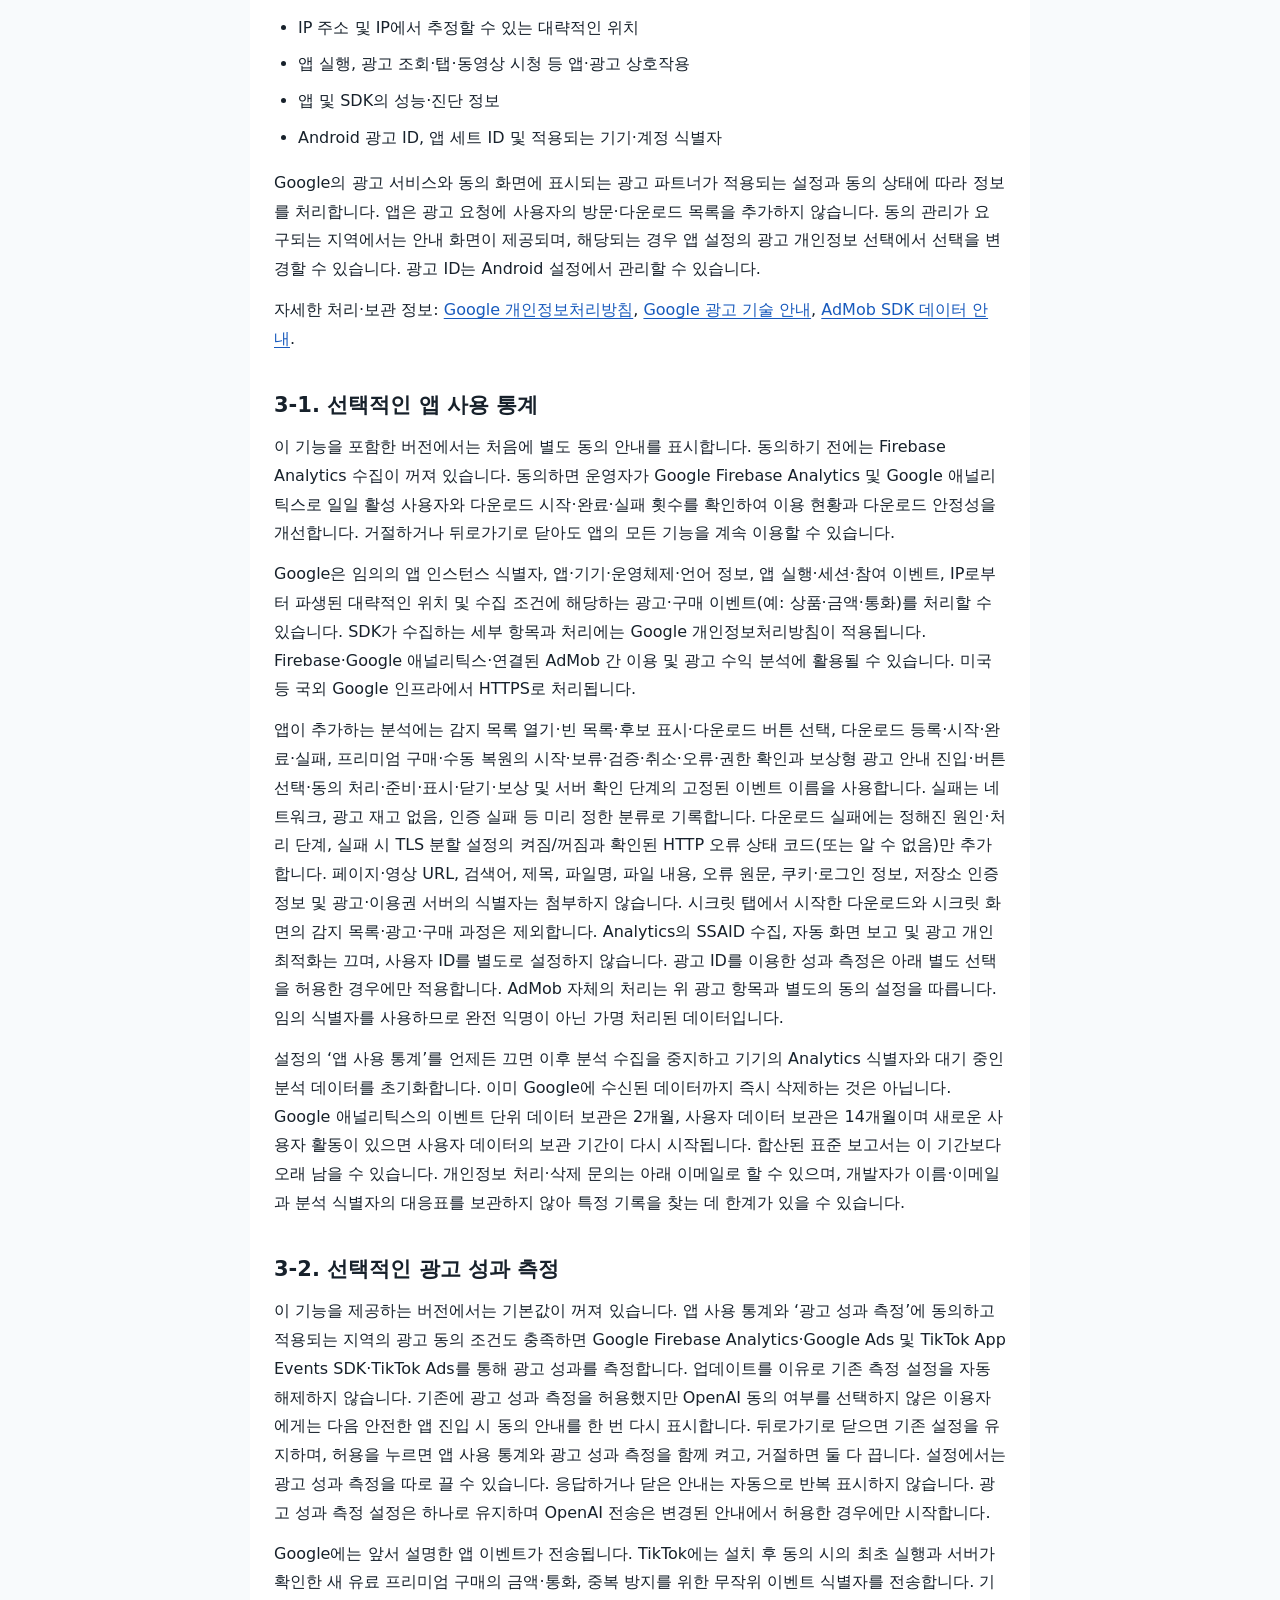
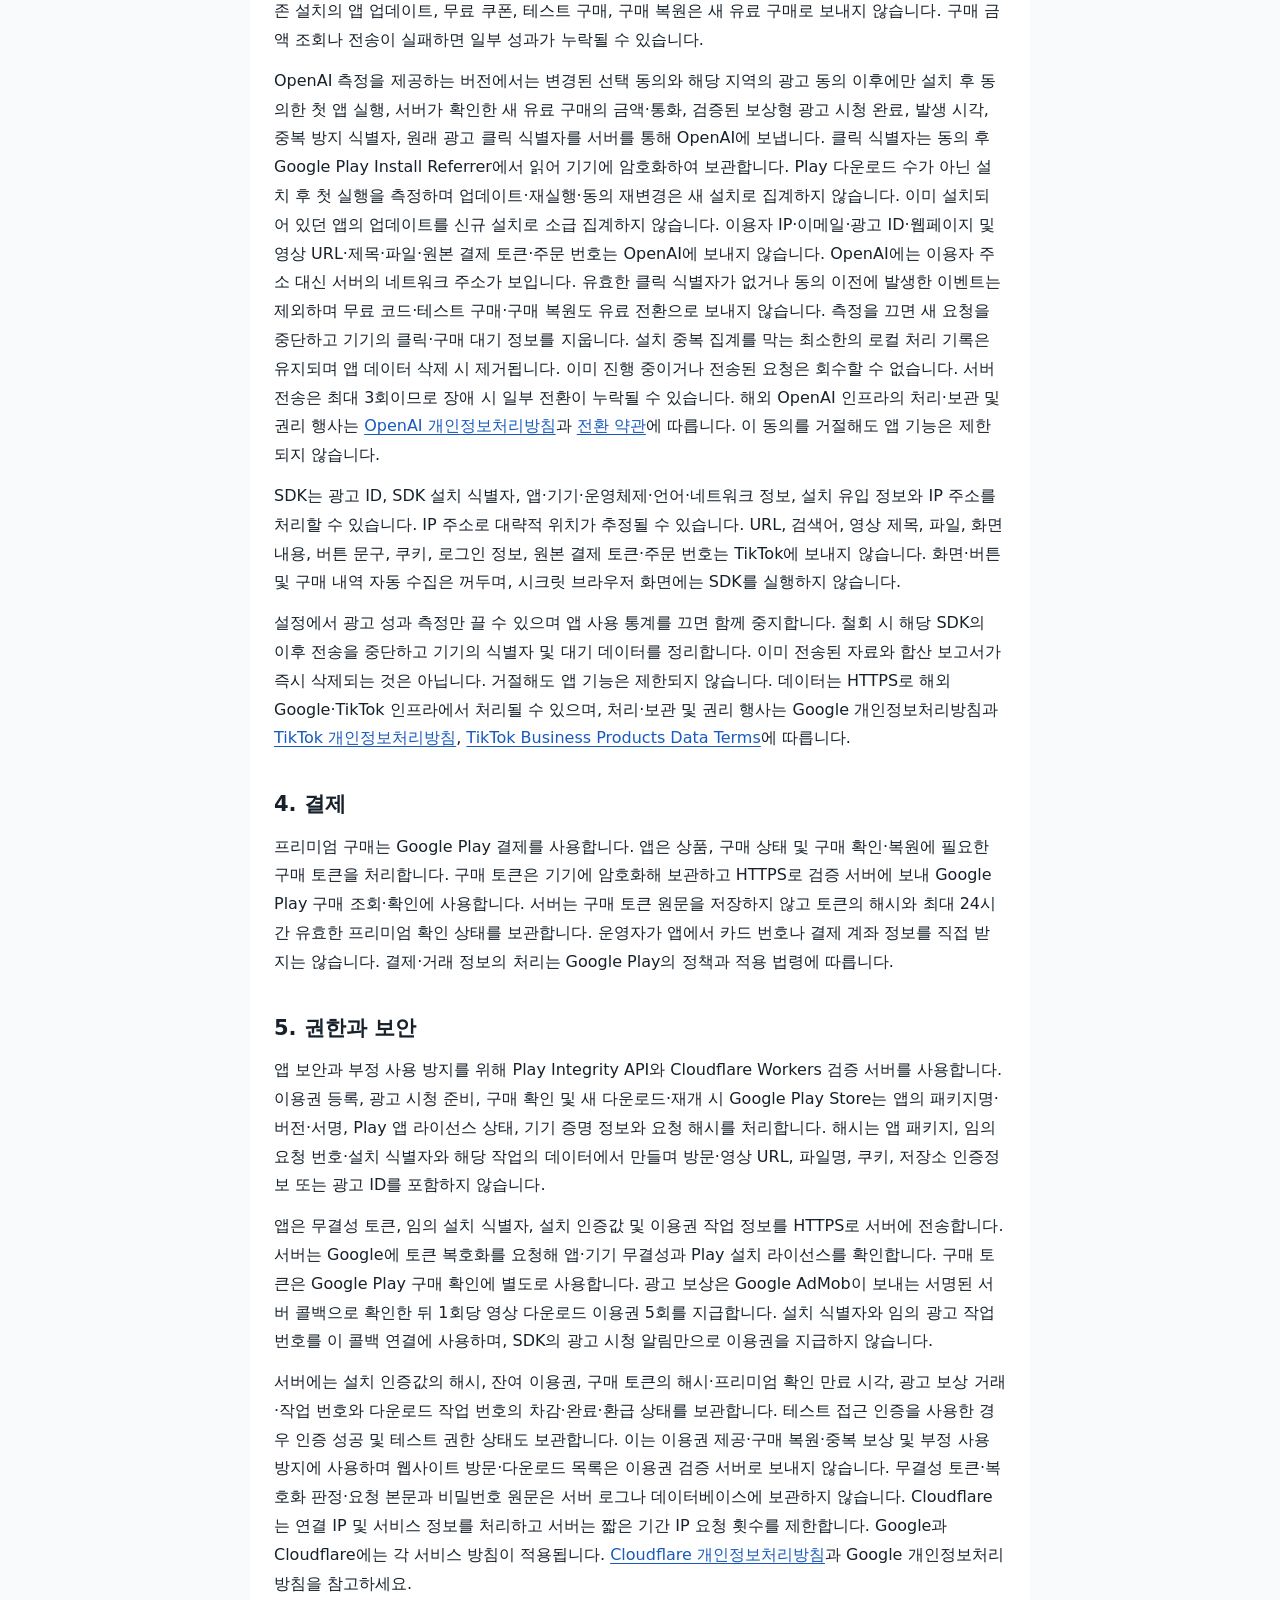
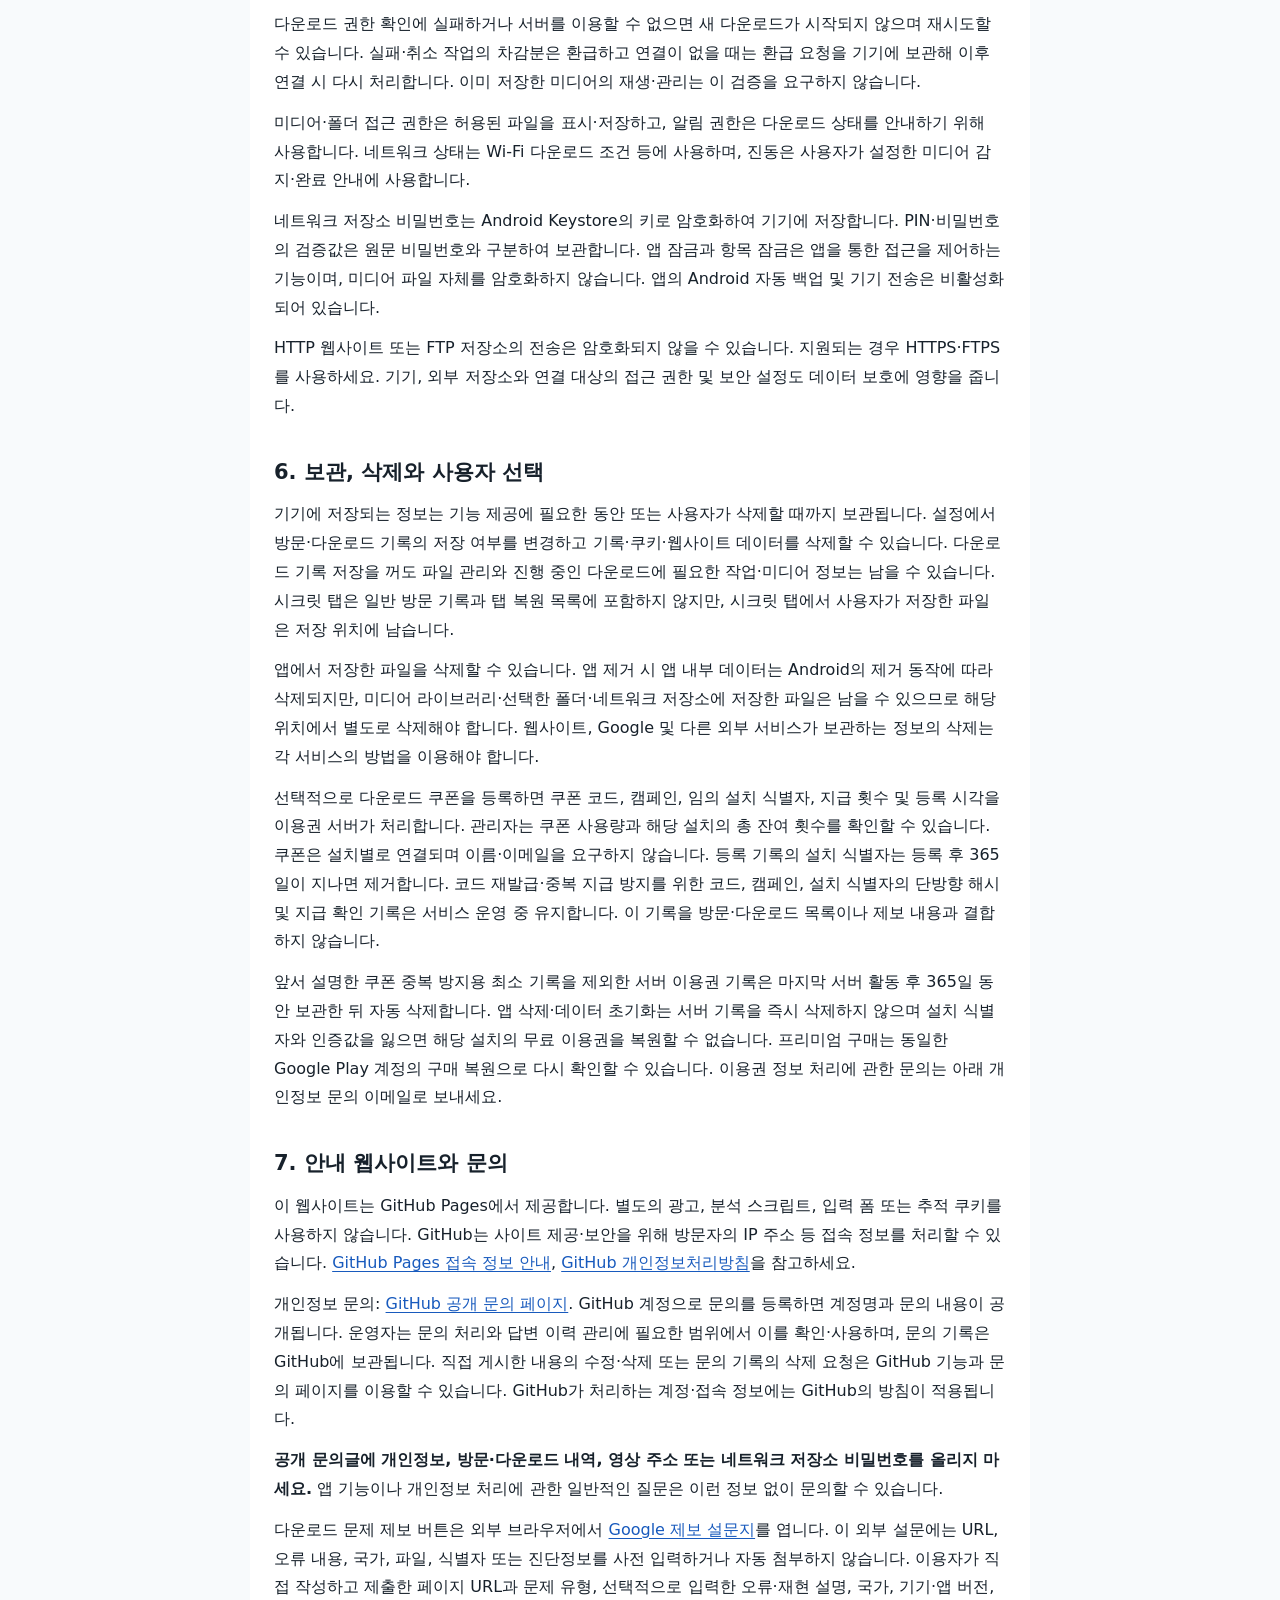
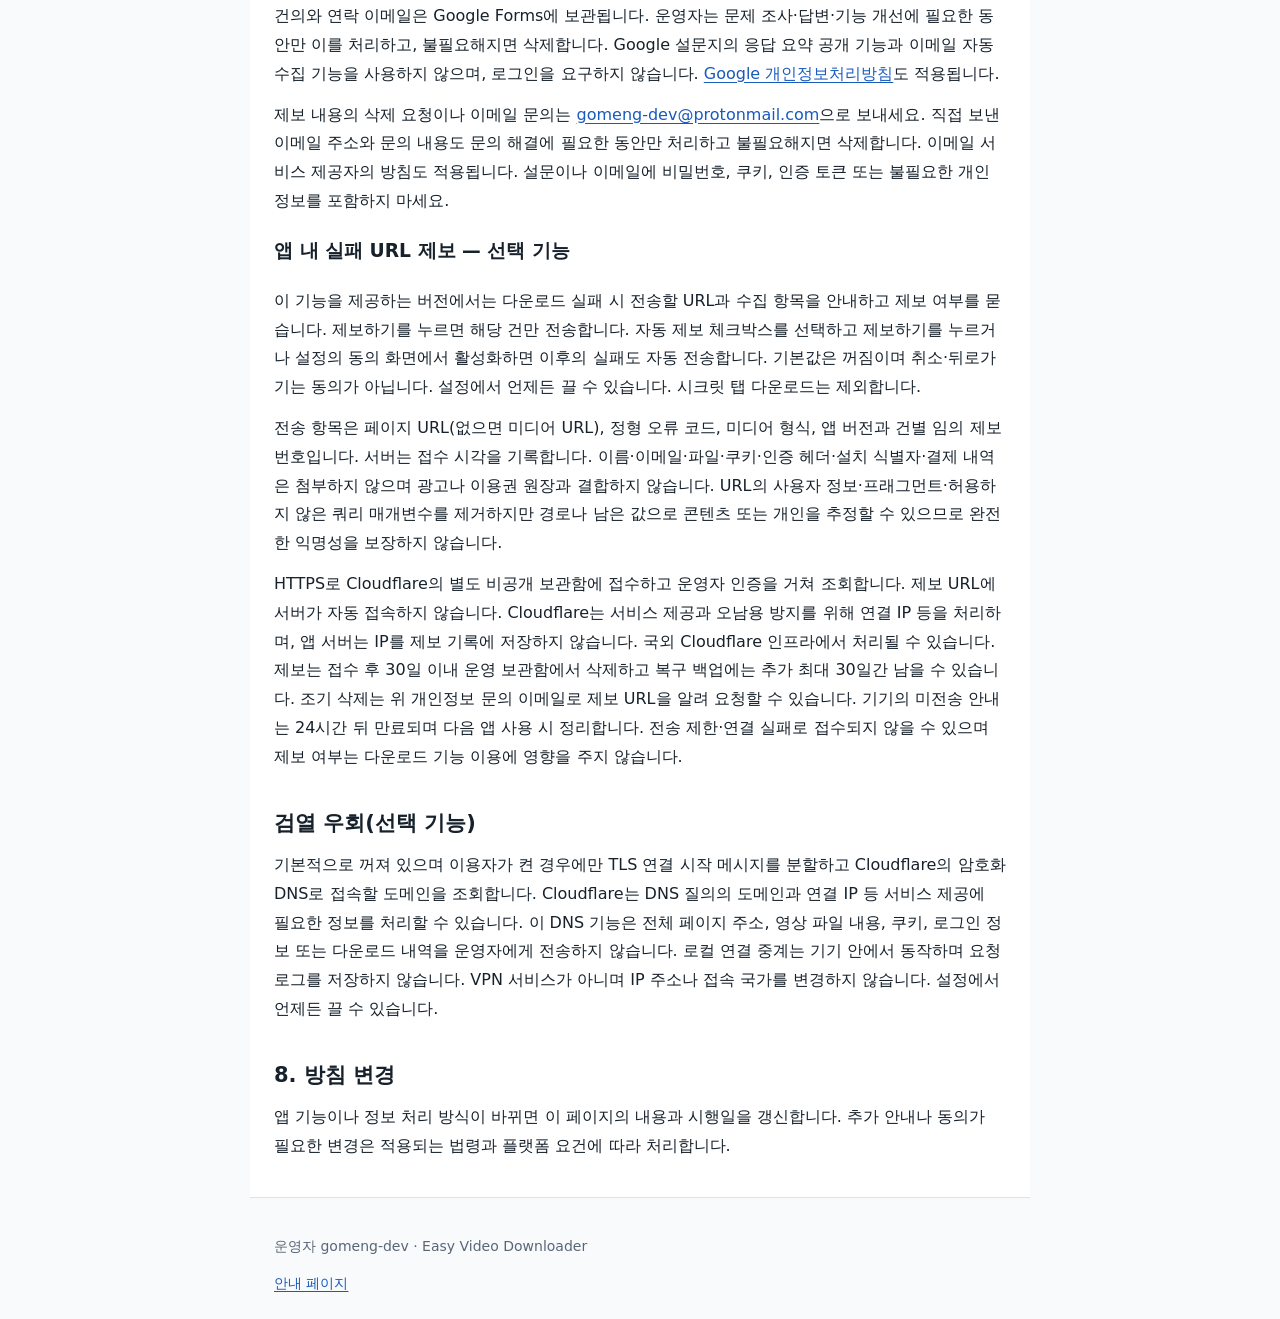
<file: privacy.html>
<!doctype html>
<html lang="ko">
<head>
  <meta charset="utf-8">
  <meta name="viewport" content="width=device-width, initial-scale=1">
  <meta name="description" content="이지 비디오 다운로더의 기기 내 정보, 광고·결제 데이터, 외부 서비스, 삭제 및 문의 방법에 관한 개인정보처리방침입니다.">
  <meta http-equiv="Content-Security-Policy" content="default-src 'none'; style-src 'self'; base-uri 'none'; form-action 'none'">
  <title>개인정보처리방침 | 이지 비디오 다운로더</title>
  <link rel="stylesheet" href="styles.css">
  <link rel="alternate" hreflang="en" href="privacy-en.html">
</head>
<body>
  <header><a class="brand" href="./">Easy Video Downloader</a><nav aria-label="언어"><span aria-current="page">한국어</span><a href="privacy-en.html" lang="en">English</a></nav></header>
  <main>
    <h1>개인정보처리방침</h1>
    <p class="meta">이지 비디오 다운로더 / Easy Video Downloader<br>운영자: gomeng-dev · 시행일: <time datetime="2026-10-21">2026년 10월 21일</time></p>
    <p>이 방침은 Android 앱 이지 비디오 다운로더(<code>io.gomeng.easydownloader</code>)와 이 안내 웹사이트에서 정보를 처리하는 방식을 설명합니다.</p>
    <div class="summary"><strong>방문·다운로드 내역은 기기에 보관합니다.</strong> 동의 없이 운영자에게 이 내역을 전송하지 않습니다. 이용자가 선택한 실패 URL 제보와 별도 동의한 앱 사용 통계는 아래와 같이 처리합니다. 광고·결제, 사용자가 접속한 웹사이트 및 선택한 저장소에서는 아래에 설명한 정보 처리가 이루어집니다.</div>
    <p>일반 방문·다운로드 목록은 전송하지 않습니다. 외부 설문에서 직접 제출한 내용 또는 앱에서 개별 제보·자동 제보에 동의한 실패 URL과 진단 항목은 문제 조사와 기능 개선을 위해 운영자가 받습니다.</p>
    <h2>1. 앱이 기기에서 처리하는 정보</h2>
    <ul>
      <li><strong>브라우저 정보:</strong> 방문 기록, 검색에 따른 방문 정보, 북마크, 열린 탭, 쿠키 및 웹사이트 데이터. 웹 탐색, 탭 복원과 사용자 설정을 위해 사용합니다.</li>
      <li><strong>다운로드·미디어 정보:</strong> 미디어 주소와 출처, 파일명, 저장 위치, 다운로드 기록, 썸네일·재생 시간·크기 등의 메타데이터. 미디어 감지, 다운로드, 재생, 파일 관리와 중복 다운로드 확인을 위해 사용합니다.</li>
      <li><strong>설정·이용 상태:</strong> 저장소 설정, 다운로드 잔여 횟수, 프리미엄 구매 상태와 광고 동의 상태 등 기능 제공에 필요한 정보.</li>
      <li><strong>사용자 지정 저장소:</strong> 네트워크 저장소 주소, 계정명, 저장 경로와 비밀번호 등 사용자가 등록한 연결 정보. 선택한 저장소에 접속할 때 사용합니다.</li>
      <li><strong>잠금·클립보드:</strong> 사용자가 설정한 PIN·비밀번호의 검증값을 기기에 보관합니다. 생체인증은 Android 인증 결과를 사용하며 앱이 생체정보 원본을 받지 않습니다. 클립보드 URL 확인 기능을 켠 경우 앱 사용 중 URL을 확인해 열기 여부를 안내합니다.</li>
    </ul>
    <p>앱은 동의한 실패 URL 제보를 제외하고 방문 URL·미디어 주소를 운영자 서버로 업로드하지 않습니다. 파일명·네트워크 저장소 인증정보를 제보에 포함하거나 방문·다운로드 내역을 광고 요청에 첨부하지 않습니다. 앱 자체 회원가입은 없습니다. 별도로 동의한 이용자의 앱 사용과 다운로드 시작·완료·실패 횟수는 아래의 사용 통계로 집계하며, 여기에 방문·영상 URL이나 파일 내역을 포함하지 않습니다.</p>
    <h2>2. 웹사이트·검색·외부 저장소</h2>
    <p>웹사이트 접속, 검색, 썸네일·미디어 수신 및 다운로드 시 해당 웹사이트, 검색 엔진 또는 미디어 제공 서버로 IP 주소, 사용자 에이전트, 요청 내용과 필요한 쿠키·인증정보가 전송될 수 있습니다. 광고 차단 목록을 갱신할 때는 목록 제공 서버에 연결합니다. 각 서비스의 정보 처리는 해당 서비스의 방침에도 따릅니다.</p>
    <p>사용자가 지정한 FTP/FTPS 저장소에는 접속에 필요한 인증정보, 선택한 파일 및 관련 경로가 전송됩니다. 다른 앱으로 열기·공유·내보내기를 선택하면 사용자가 선택한 앱이나 저장소에 필요한 정보가 전달됩니다.</p>
    <h2>3. 광고와 동의 선택</h2>
    <p>무료 다운로드 이용권을 제공하기 위해 Google AdMob 보상형 광고와 Google의 동의 관리 SDK(UMP)를 사용합니다. 광고 SDK는 광고 제공·측정·부정 사용 방지를 위해 다음 정보를 수집·공유합니다.</p>
    <ul><li>IP 주소 및 IP에서 추정할 수 있는 대략적인 위치</li><li>앱 실행, 광고 조회·탭·동영상 시청 등 앱·광고 상호작용</li><li>앱 및 SDK의 성능·진단 정보</li><li>Android 광고 ID, 앱 세트 ID 및 적용되는 기기·계정 식별자</li></ul>
    <p>Google의 광고 서비스와 동의 화면에 표시되는 광고 파트너가 적용되는 설정과 동의 상태에 따라 정보를 처리합니다. 앱은 광고 요청에 사용자의 방문·다운로드 목록을 추가하지 않습니다. 동의 관리가 요구되는 지역에서는 안내 화면이 제공되며, 해당되는 경우 앱 설정의 광고 개인정보 선택에서 선택을 변경할 수 있습니다. 광고 ID는 Android 설정에서 관리할 수 있습니다.</p>
    <p>자세한 처리·보관 정보: <a href="https://policies.google.com/privacy?hl=ko">Google 개인정보처리방침</a>, <a href="https://policies.google.com/technologies/ads?hl=ko">Google 광고 기술 안내</a>, <a href="https://developers.google.com/admob/android/privacy/play-data-disclosure">AdMob SDK 데이터 안내</a>.</p>
    <h2>3-1. 선택적인 앱 사용 통계</h2>
    <p>이 기능을 포함한 버전에서는 처음에 별도 동의 안내를 표시합니다. 동의하기 전에는 Firebase Analytics 수집이 꺼져 있습니다. 동의하면 운영자가 Google Firebase Analytics 및 Google 애널리틱스로 일일 활성 사용자와 다운로드 시작·완료·실패 횟수를 확인하여 이용 현황과 다운로드 안정성을 개선합니다. 거절하거나 뒤로가기로 닫아도 앱의 모든 기능을 계속 이용할 수 있습니다.</p>
    <p>Google은 임의의 앱 인스턴스 식별자, 앱·기기·운영체제·언어 정보, 앱 실행·세션·참여 이벤트, IP로부터 파생된 대략적인 위치 및 수집 조건에 해당하는 광고·구매 이벤트(예: 상품·금액·통화)를 처리할 수 있습니다. SDK가 수집하는 세부 항목과 처리에는 Google 개인정보처리방침이 적용됩니다. Firebase·Google 애널리틱스·연결된 AdMob 간 이용 및 광고 수익 분석에 활용될 수 있습니다. 미국 등 국외 Google 인프라에서 HTTPS로 처리됩니다.</p>
    <p>앱이 추가하는 분석에는 감지 목록 열기·빈 목록·후보 표시·다운로드 버튼 선택, 다운로드 등록·시작·완료·실패, 프리미엄 구매·수동 복원의 시작·보류·검증·취소·오류·권한 확인과 보상형 광고 안내 진입·버튼 선택·동의 처리·준비·표시·닫기·보상 및 서버 확인 단계의 고정된 이벤트 이름을 사용합니다. 실패는 네트워크, 광고 재고 없음, 인증 실패 등 미리 정한 분류로 기록합니다. 다운로드 실패에는 정해진 원인·처리 단계, 실패 시 TLS 분할 설정의 켜짐/꺼짐과 확인된 HTTP 오류 상태 코드(또는 알 수 없음)만 추가합니다. 페이지·영상 URL, 검색어, 제목, 파일명, 파일 내용, 오류 원문, 쿠키·로그인 정보, 저장소 인증정보 및 광고·이용권 서버의 식별자는 첨부하지 않습니다. 시크릿 탭에서 시작한 다운로드와 시크릿 화면의 감지 목록·광고·구매 과정은 제외합니다. Analytics의 SSAID 수집, 자동 화면 보고 및 광고 개인 최적화는 끄며, 사용자 ID를 별도로 설정하지 않습니다. 광고 ID를 이용한 성과 측정은 아래 별도 선택을 허용한 경우에만 적용합니다. AdMob 자체의 처리는 위 광고 항목과 별도의 동의 설정을 따릅니다. 임의 식별자를 사용하므로 완전 익명이 아닌 가명 처리된 데이터입니다.</p>
    <p>설정의 ‘앱 사용 통계’를 언제든 끄면 이후 분석 수집을 중지하고 기기의 Analytics 식별자와 대기 중인 분석 데이터를 초기화합니다. 이미 Google에 수신된 데이터까지 즉시 삭제하는 것은 아닙니다. Google 애널리틱스의 이벤트 단위 데이터 보관은 2개월, 사용자 데이터 보관은 14개월이며 새로운 사용자 활동이 있으면 사용자 데이터의 보관 기간이 다시 시작됩니다. 합산된 표준 보고서는 이 기간보다 오래 남을 수 있습니다. 개인정보 처리·삭제 문의는 아래 이메일로 할 수 있으며, 개발자가 이름·이메일과 분석 식별자의 대응표를 보관하지 않아 특정 기록을 찾는 데 한계가 있을 수 있습니다.</p>
    <h2>3-2. 선택적인 광고 성과 측정</h2>
    <p>이 기능을 제공하는 버전에서는 기본값이 꺼져 있습니다. 앱 사용 통계와 ‘광고 성과 측정’에 동의하고 적용되는 지역의 광고 동의 조건도 충족하면 Google Firebase Analytics·Google Ads 및 TikTok App Events SDK·TikTok Ads를 통해 광고 성과를 측정합니다. 업데이트를 이유로 기존 측정 설정을 자동 해제하지 않습니다. 기존에 광고 성과 측정을 허용했지만 OpenAI 동의 여부를 선택하지 않은 이용자에게는 다음 안전한 앱 진입 시 동의 안내를 한 번 다시 표시합니다. 뒤로가기로 닫으면 기존 설정을 유지하며, 허용을 누르면 앱 사용 통계와 광고 성과 측정을 함께 켜고, 거절하면 둘 다 끕니다. 설정에서는 광고 성과 측정을 따로 끌 수 있습니다. 응답하거나 닫은 안내는 자동으로 반복 표시하지 않습니다. 광고 성과 측정 설정은 하나로 유지하며 OpenAI 전송은 변경된 안내에서 허용한 경우에만 시작합니다.</p>
    <p>Google에는 앞서 설명한 앱 이벤트가 전송됩니다. TikTok에는 설치 후 동의 시의 최초 실행과 서버가 확인한 새 유료 프리미엄 구매의 금액·통화, 중복 방지를 위한 무작위 이벤트 식별자를 전송합니다. 기존 설치의 앱 업데이트, 무료 쿠폰, 테스트 구매, 구매 복원은 새 유료 구매로 보내지 않습니다. 구매 금액 조회나 전송이 실패하면 일부 성과가 누락될 수 있습니다.</p>
    <p>OpenAI 측정을 제공하는 버전에서는 변경된 선택 동의와 해당 지역의 광고 동의 이후에만 설치 후 동의한 첫 앱 실행, 서버가 확인한 새 유료 구매의 금액·통화, 검증된 보상형 광고 시청 완료, 발생 시각, 중복 방지 식별자, 원래 광고 클릭 식별자를 서버를 통해 OpenAI에 보냅니다. 클릭 식별자는 동의 후 Google Play Install Referrer에서 읽어 기기에 암호화하여 보관합니다. Play 다운로드 수가 아닌 설치 후 첫 실행을 측정하며 업데이트·재실행·동의 재변경은 새 설치로 집계하지 않습니다. 이미 설치되어 있던 앱의 업데이트를 신규 설치로 소급 집계하지 않습니다. 이용자 IP·이메일·광고 ID·웹페이지 및 영상 URL·제목·파일·원본 결제 토큰·주문 번호는 OpenAI에 보내지 않습니다. OpenAI에는 이용자 주소 대신 서버의 네트워크 주소가 보입니다. 유효한 클릭 식별자가 없거나 동의 이전에 발생한 이벤트는 제외하며 무료 코드·테스트 구매·구매 복원도 유료 전환으로 보내지 않습니다. 측정을 끄면 새 요청을 중단하고 기기의 클릭·구매 대기 정보를 지웁니다. 설치 중복 집계를 막는 최소한의 로컬 처리 기록은 유지되며 앱 데이터 삭제 시 제거됩니다. 이미 진행 중이거나 전송된 요청은 회수할 수 없습니다. 서버 전송은 최대 3회이므로 장애 시 일부 전환이 누락될 수 있습니다. 해외 OpenAI 인프라의 처리·보관 및 권리 행사는 <a href="https://openai.com/policies/privacy-policy/">OpenAI 개인정보처리방침</a>과 <a href="https://openai.com/policies/conversion-terms/">전환 약관</a>에 따릅니다. 이 동의를 거절해도 앱 기능은 제한되지 않습니다.</p>
    <p>SDK는 광고 ID, SDK 설치 식별자, 앱·기기·운영체제·언어·네트워크 정보, 설치 유입 정보와 IP 주소를 처리할 수 있습니다. IP 주소로 대략적 위치가 추정될 수 있습니다. URL, 검색어, 영상 제목, 파일, 화면 내용, 버튼 문구, 쿠키, 로그인 정보, 원본 결제 토큰·주문 번호는 TikTok에 보내지 않습니다. 화면·버튼 및 구매 내역 자동 수집은 꺼두며, 시크릿 브라우저 화면에는 SDK를 실행하지 않습니다.</p>
    <p>설정에서 광고 성과 측정만 끌 수 있으며 앱 사용 통계를 끄면 함께 중지합니다. 철회 시 해당 SDK의 이후 전송을 중단하고 기기의 식별자 및 대기 데이터를 정리합니다. 이미 전송된 자료와 합산 보고서가 즉시 삭제되는 것은 아닙니다. 거절해도 앱 기능은 제한되지 않습니다. 데이터는 HTTPS로 해외 Google·TikTok 인프라에서 처리될 수 있으며, 처리·보관 및 권리 행사는 Google 개인정보처리방침과 <a href="https://www.tiktok.com/legal/page/global/privacy-policy/en">TikTok 개인정보처리방침</a>, <a href="https://ads.tiktok.com/i18n/official/policy/business-products-terms">TikTok Business Products Data Terms</a>에 따릅니다.</p>
    <h2>4. 결제</h2>
    <p>프리미엄 구매는 Google Play 결제를 사용합니다. 앱은 상품, 구매 상태 및 구매 확인·복원에 필요한 구매 토큰을 처리합니다. 구매 토큰은 기기에 암호화해 보관하고 HTTPS로 검증 서버에 보내 Google Play 구매 조회·확인에 사용합니다. 서버는 구매 토큰 원문을 저장하지 않고 토큰의 해시와 최대 24시간 유효한 프리미엄 확인 상태를 보관합니다. 운영자가 앱에서 카드 번호나 결제 계좌 정보를 직접 받지는 않습니다. 결제·거래 정보의 처리는 Google Play의 정책과 적용 법령에 따릅니다.</p>
    <h2>5. 권한과 보안</h2>
    <p>앱 보안과 부정 사용 방지를 위해 Play Integrity API와 Cloudflare Workers 검증 서버를 사용합니다. 이용권 등록, 광고 시청 준비, 구매 확인 및 새 다운로드·재개 시 Google Play Store는 앱의 패키지명·버전·서명, Play 앱 라이선스 상태, 기기 증명 정보와 요청 해시를 처리합니다. 해시는 앱 패키지, 임의 요청 번호·설치 식별자와 해당 작업의 데이터에서 만들며 방문·영상 URL, 파일명, 쿠키, 저장소 인증정보 또는 광고 ID를 포함하지 않습니다.</p>
    <p>앱은 무결성 토큰, 임의 설치 식별자, 설치 인증값 및 이용권 작업 정보를 HTTPS로 서버에 전송합니다. 서버는 Google에 토큰 복호화를 요청해 앱·기기 무결성과 Play 설치 라이선스를 확인합니다. 구매 토큰은 Google Play 구매 확인에 별도로 사용합니다. 광고 보상은 Google AdMob이 보내는 서명된 서버 콜백으로 확인한 뒤 1회당 영상 다운로드 이용권 5회를 지급합니다. 설치 식별자와 임의 광고 작업 번호를 이 콜백 연결에 사용하며, SDK의 광고 시청 알림만으로 이용권을 지급하지 않습니다.</p>
    <p>서버에는 설치 인증값의 해시, 잔여 이용권, 구매 토큰의 해시·프리미엄 확인 만료 시각, 광고 보상 거래·작업 번호와 다운로드 작업 번호의 차감·완료·환급 상태를 보관합니다. 테스트 접근 인증을 사용한 경우 인증 성공 및 테스트 권한 상태도 보관합니다. 이는 이용권 제공·구매 복원·중복 보상 및 부정 사용 방지에 사용하며 웹사이트 방문·다운로드 목록은 이용권 검증 서버로 보내지 않습니다. 무결성 토큰·복호화 판정·요청 본문과 비밀번호 원문은 서버 로그나 데이터베이스에 보관하지 않습니다. Cloudflare는 연결 IP 및 서비스 정보를 처리하고 서버는 짧은 기간 IP 요청 횟수를 제한합니다. Google과 Cloudflare에는 각 서비스 방침이 적용됩니다. <a href="https://www.cloudflare.com/privacypolicy/">Cloudflare 개인정보처리방침</a>과 Google 개인정보처리방침을 참고하세요.</p>
    <p>다운로드 권한 확인에 실패하거나 서버를 이용할 수 없으면 새 다운로드가 시작되지 않으며 재시도할 수 있습니다. 실패·취소 작업의 차감분은 환급하고 연결이 없을 때는 환급 요청을 기기에 보관해 이후 연결 시 다시 처리합니다. 이미 저장한 미디어의 재생·관리는 이 검증을 요구하지 않습니다.</p>
    <p>미디어·폴더 접근 권한은 허용된 파일을 표시·저장하고, 알림 권한은 다운로드 상태를 안내하기 위해 사용합니다. 네트워크 상태는 Wi-Fi 다운로드 조건 등에 사용하며, 진동은 사용자가 설정한 미디어 감지·완료 안내에 사용합니다.</p>
    <p>네트워크 저장소 비밀번호는 Android Keystore의 키로 암호화하여 기기에 저장합니다. PIN·비밀번호의 검증값은 원문 비밀번호와 구분하여 보관합니다. 앱 잠금과 항목 잠금은 앱을 통한 접근을 제어하는 기능이며, 미디어 파일 자체를 암호화하지 않습니다. 앱의 Android 자동 백업 및 기기 전송은 비활성화되어 있습니다.</p>
    <p>HTTP 웹사이트 또는 FTP 저장소의 전송은 암호화되지 않을 수 있습니다. 지원되는 경우 HTTPS·FTPS를 사용하세요. 기기, 외부 저장소와 연결 대상의 접근 권한 및 보안 설정도 데이터 보호에 영향을 줍니다.</p>
    <h2>6. 보관, 삭제와 사용자 선택</h2>
    <p>기기에 저장되는 정보는 기능 제공에 필요한 동안 또는 사용자가 삭제할 때까지 보관됩니다. 설정에서 방문·다운로드 기록의 저장 여부를 변경하고 기록·쿠키·웹사이트 데이터를 삭제할 수 있습니다. 다운로드 기록 저장을 꺼도 파일 관리와 진행 중인 다운로드에 필요한 작업·미디어 정보는 남을 수 있습니다. 시크릿 탭은 일반 방문 기록과 탭 복원 목록에 포함하지 않지만, 시크릿 탭에서 사용자가 저장한 파일은 저장 위치에 남습니다.</p>
    <p>앱에서 저장한 파일을 삭제할 수 있습니다. 앱 제거 시 앱 내부 데이터는 Android의 제거 동작에 따라 삭제되지만, 미디어 라이브러리·선택한 폴더·네트워크 저장소에 저장한 파일은 남을 수 있으므로 해당 위치에서 별도로 삭제해야 합니다. 웹사이트, Google 및 다른 외부 서비스가 보관하는 정보의 삭제는 각 서비스의 방법을 이용해야 합니다.</p>
    <p>선택적으로 다운로드 쿠폰을 등록하면 쿠폰 코드, 캠페인, 임의 설치 식별자, 지급 횟수 및 등록 시각을 이용권 서버가 처리합니다. 관리자는 쿠폰 사용량과 해당 설치의 총 잔여 횟수를 확인할 수 있습니다. 쿠폰은 설치별로 연결되며 이름·이메일을 요구하지 않습니다. 등록 기록의 설치 식별자는 등록 후 365일이 지나면 제거합니다. 코드 재발급·중복 지급 방지를 위한 코드, 캠페인, 설치 식별자의 단방향 해시 및 지급 확인 기록은 서비스 운영 중 유지합니다. 이 기록을 방문·다운로드 목록이나 제보 내용과 결합하지 않습니다.</p>
    <p>앞서 설명한 쿠폰 중복 방지용 최소 기록을 제외한 서버 이용권 기록은 마지막 서버 활동 후 365일 동안 보관한 뒤 자동 삭제합니다. 앱 삭제·데이터 초기화는 서버 기록을 즉시 삭제하지 않으며 설치 식별자와 인증값을 잃으면 해당 설치의 무료 이용권을 복원할 수 없습니다. 프리미엄 구매는 동일한 Google Play 계정의 구매 복원으로 다시 확인할 수 있습니다. 이용권 정보 처리에 관한 문의는 아래 개인정보 문의 이메일로 보내세요.</p>
    <h2>7. 안내 웹사이트와 문의</h2>
    <p>이 웹사이트는 GitHub Pages에서 제공합니다. 별도의 광고, 분석 스크립트, 입력 폼 또는 추적 쿠키를 사용하지 않습니다. GitHub는 사이트 제공·보안을 위해 방문자의 IP 주소 등 접속 정보를 처리할 수 있습니다. <a href="https://docs.github.com/en/pages/getting-started-with-github-pages/what-is-github-pages#data-collection">GitHub Pages 접속 정보 안내</a>, <a href="https://docs.github.com/en/site-policy/privacy-policies/github-general-privacy-statement">GitHub 개인정보처리방침</a>을 참고하세요.</p>
    <p>개인정보 문의: <a href="https://github.com/gomeng-dev/gomeng-dev.github.io/issues/new/choose">GitHub 공개 문의 페이지</a>. GitHub 계정으로 문의를 등록하면 계정명과 문의 내용이 공개됩니다. 운영자는 문의 처리와 답변 이력 관리에 필요한 범위에서 이를 확인·사용하며, 문의 기록은 GitHub에 보관됩니다. 직접 게시한 내용의 수정·삭제 또는 문의 기록의 삭제 요청은 GitHub 기능과 문의 페이지를 이용할 수 있습니다. GitHub가 처리하는 계정·접속 정보에는 GitHub의 방침이 적용됩니다.</p>
    <p><strong>공개 문의글에 개인정보, 방문·다운로드 내역, 영상 주소 또는 네트워크 저장소 비밀번호를 올리지 마세요.</strong> 앱 기능이나 개인정보 처리에 관한 일반적인 질문은 이런 정보 없이 문의할 수 있습니다.</p>
    <p>다운로드 문제 제보 버튼은 외부 브라우저에서 <a href="https://forms.gle/c27XCRw5DG1pecUr5">Google 제보 설문지</a>를 엽니다. 이 외부 설문에는 URL, 오류 내용, 국가, 파일, 식별자 또는 진단정보를 사전 입력하거나 자동 첨부하지 않습니다. 이용자가 직접 작성하고 제출한 페이지 URL과 문제 유형, 선택적으로 입력한 오류·재현 설명, 국가, 기기·앱 버전, 건의와 연락 이메일은 Google Forms에 보관됩니다. 운영자는 문제 조사·답변·기능 개선에 필요한 동안만 이를 처리하고, 불필요해지면 삭제합니다. Google 설문지의 응답 요약 공개 기능과 이메일 자동 수집 기능을 사용하지 않으며, 로그인을 요구하지 않습니다. <a href="https://policies.google.com/privacy?hl=ko">Google 개인정보처리방침</a>도 적용됩니다.</p>
    <p>제보 내용의 삭제 요청이나 이메일 문의는 <a href="mailto:gomeng-dev@protonmail.com">gomeng-dev@protonmail.com</a>으로 보내세요. 직접 보낸 이메일 주소와 문의 내용도 문의 해결에 필요한 동안만 처리하고 불필요해지면 삭제합니다. 이메일 서비스 제공자의 방침도 적용됩니다. 설문이나 이메일에 비밀번호, 쿠키, 인증 토큰 또는 불필요한 개인정보를 포함하지 마세요.</p>
    <h3>앱 내 실패 URL 제보 — 선택 기능</h3>
    <p>이 기능을 제공하는 버전에서는 다운로드 실패 시 전송할 URL과 수집 항목을 안내하고 제보 여부를 묻습니다. 제보하기를 누르면 해당 건만 전송합니다. 자동 제보 체크박스를 선택하고 제보하기를 누르거나 설정의 동의 화면에서 활성화하면 이후의 실패도 자동 전송합니다. 기본값은 꺼짐이며 취소·뒤로가기는 동의가 아닙니다. 설정에서 언제든 끌 수 있습니다. 시크릿 탭 다운로드는 제외합니다.</p>
    <p>전송 항목은 페이지 URL(없으면 미디어 URL), 정형 오류 코드, 미디어 형식, 앱 버전과 건별 임의 제보 번호입니다. 서버는 접수 시각을 기록합니다. 이름·이메일·파일·쿠키·인증 헤더·설치 식별자·결제 내역은 첨부하지 않으며 광고나 이용권 원장과 결합하지 않습니다. URL의 사용자 정보·프래그먼트·허용하지 않은 쿼리 매개변수를 제거하지만 경로나 남은 값으로 콘텐츠 또는 개인을 추정할 수 있으므로 완전한 익명성을 보장하지 않습니다.</p>
    <p>HTTPS로 Cloudflare의 별도 비공개 보관함에 접수하고 운영자 인증을 거쳐 조회합니다. 제보 URL에 서버가 자동 접속하지 않습니다. Cloudflare는 서비스 제공과 오남용 방지를 위해 연결 IP 등을 처리하며, 앱 서버는 IP를 제보 기록에 저장하지 않습니다. 국외 Cloudflare 인프라에서 처리될 수 있습니다. 제보는 접수 후 30일 이내 운영 보관함에서 삭제하고 복구 백업에는 추가 최대 30일간 남을 수 있습니다. 조기 삭제는 위 개인정보 문의 이메일로 제보 URL을 알려 요청할 수 있습니다. 기기의 미전송 안내는 24시간 뒤 만료되며 다음 앱 사용 시 정리합니다. 전송 제한·연결 실패로 접수되지 않을 수 있으며 제보 여부는 다운로드 기능 이용에 영향을 주지 않습니다.</p>
    <h2>검열 우회(선택 기능)</h2>
    <p>기본적으로 꺼져 있으며 이용자가 켠 경우에만 TLS 연결 시작 메시지를 분할하고 Cloudflare의 암호화 DNS로 접속할 도메인을 조회합니다. Cloudflare는 DNS 질의의 도메인과 연결 IP 등 서비스 제공에 필요한 정보를 처리할 수 있습니다. 이 DNS 기능은 전체 페이지 주소, 영상 파일 내용, 쿠키, 로그인 정보 또는 다운로드 내역을 운영자에게 전송하지 않습니다. 로컬 연결 중계는 기기 안에서 동작하며 요청 로그를 저장하지 않습니다. VPN 서비스가 아니며 IP 주소나 접속 국가를 변경하지 않습니다. 설정에서 언제든 끌 수 있습니다.</p>
    <h2>8. 방침 변경</h2>
    <p>앱 기능이나 정보 처리 방식이 바뀌면 이 페이지의 내용과 시행일을 갱신합니다. 추가 안내나 동의가 필요한 변경은 적용되는 법령과 플랫폼 요건에 따라 처리합니다.</p>
  </main>
  <footer><p>운영자 gomeng-dev · Easy Video Downloader</p><a href="./">안내 페이지</a></footer>
</body>
</html>
</file>
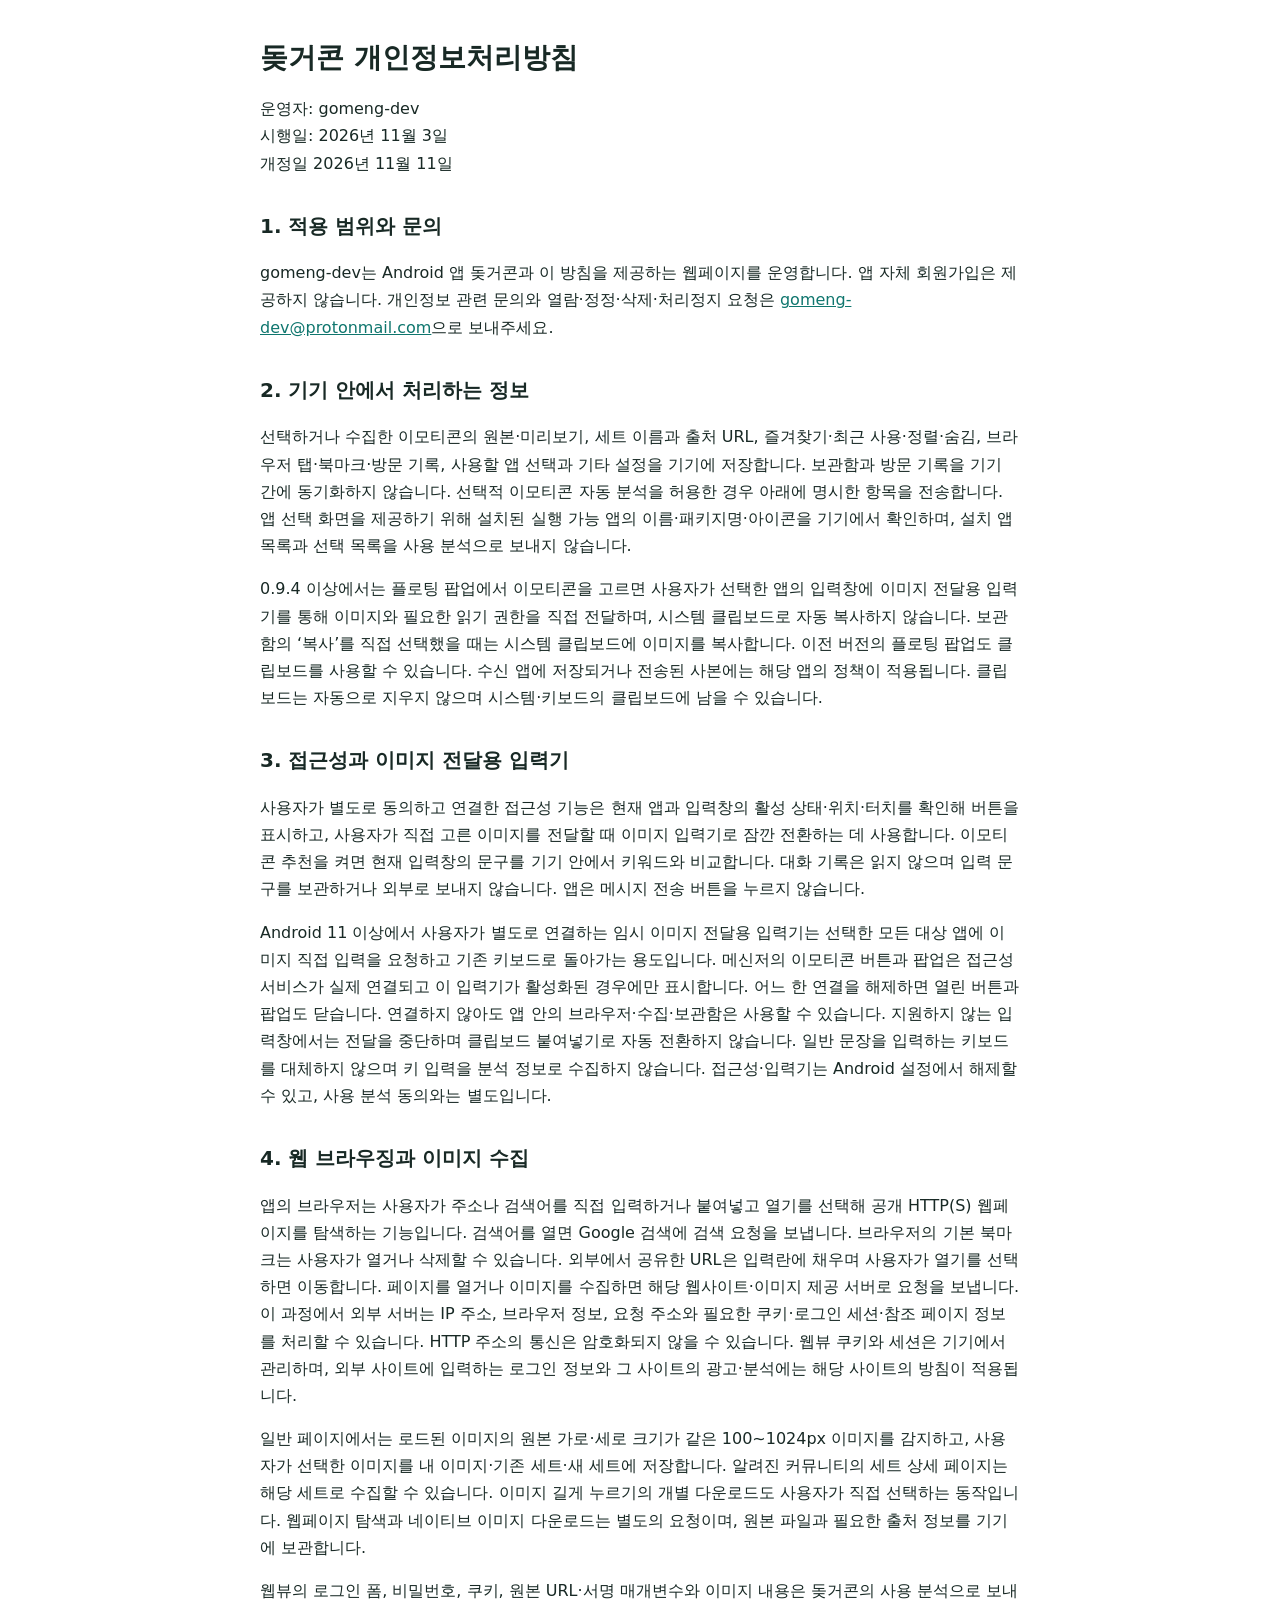
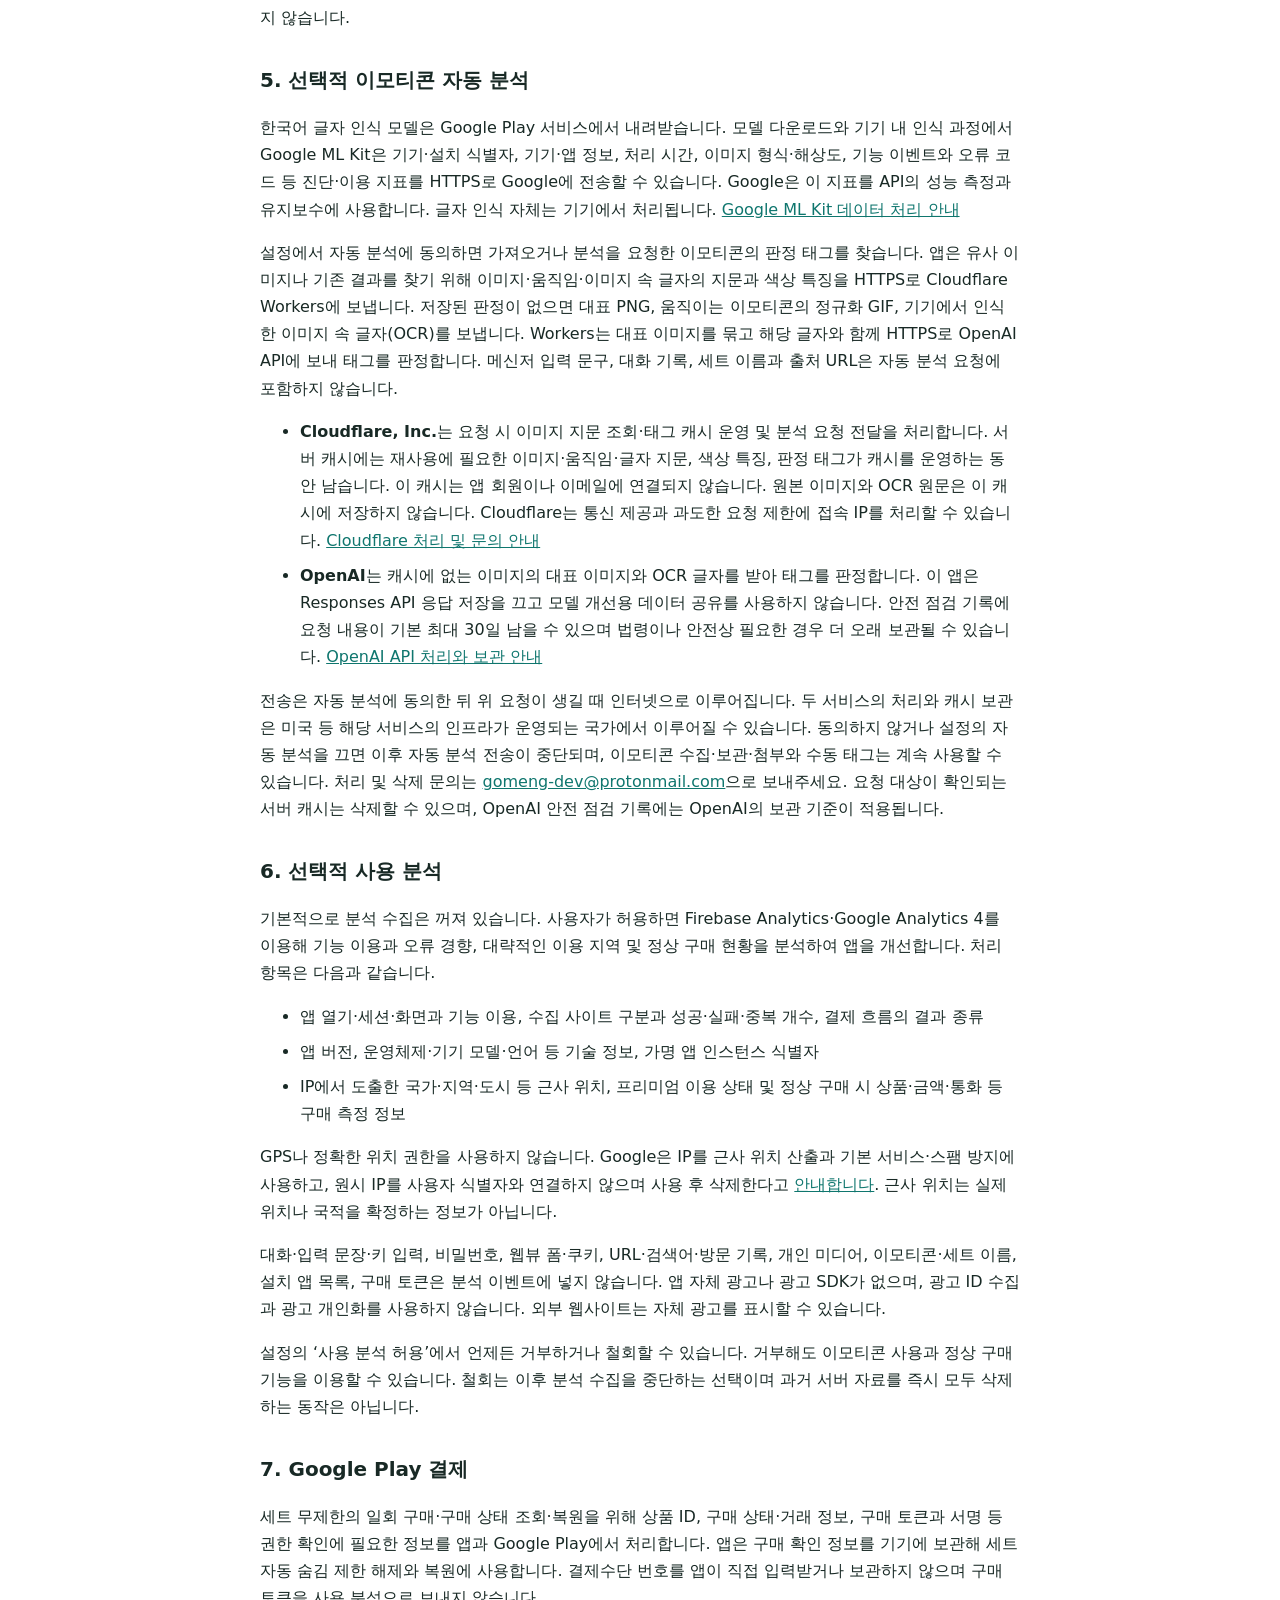
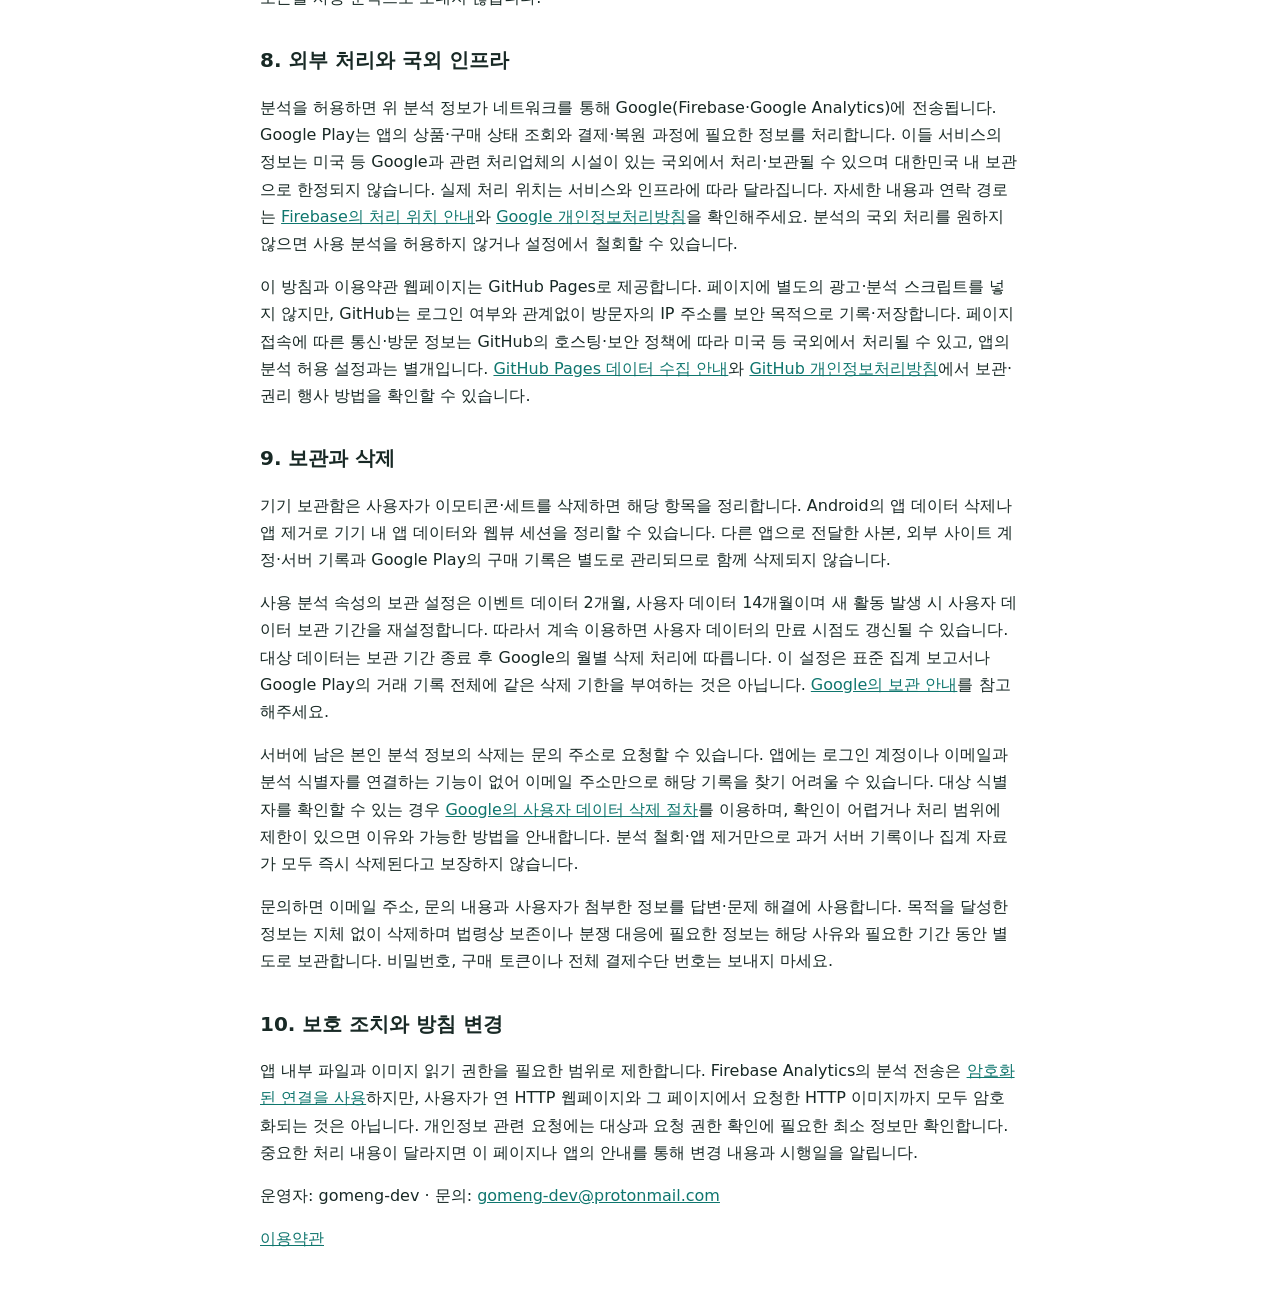
<file: dotgeocon/privacy-policy.html>
<!doctype html>
<html lang="ko"><head><meta charset="utf-8"><meta name="viewport" content="width=device-width, initial-scale=1"><title>돚거콘 개인정보처리방침</title><style>body{max-width:760px;margin:40px auto;padding:0 20px;color:#182925;background:#fff;font:16px/1.7 system-ui,sans-serif}h1{font-size:28px;line-height:1.3}h2{font-size:20px;margin-top:32px}a{color:#0f766e}li{margin:8px 0}small{font-size:14px}</style></head><body>
<h1>돚거콘 개인정보처리방침</h1>
<p>운영자: gomeng-dev<br>시행일: 2026년 11월 3일<br>개정일 2026년 11월 11일</p>
<section><h2>1. 적용 범위와 문의</h2>
<p>gomeng-dev는 Android 앱 돚거콘과 이 방침을 제공하는 웹페이지를 운영합니다. 앱 자체 회원가입은 제공하지 않습니다. 개인정보 관련 문의와 열람·정정·삭제·처리정지 요청은 <a href="mailto:gomeng-dev@protonmail.com">gomeng-dev@protonmail.com</a>으로 보내주세요.</p></section>
<section><h2>2. 기기 안에서 처리하는 정보</h2>
<p>선택하거나 수집한 이모티콘의 원본·미리보기, 세트 이름과 출처 URL, 즐겨찾기·최근 사용·정렬·숨김, 브라우저 탭·북마크·방문 기록, 사용할 앱 선택과 기타 설정을 기기에 저장합니다. 보관함과 방문 기록을 기기 간에 동기화하지 않습니다. 선택적 이모티콘 자동 분석을 허용한 경우 아래에 명시한 항목을 전송합니다. 앱 선택 화면을 제공하기 위해 설치된 실행 가능 앱의 이름·패키지명·아이콘을 기기에서 확인하며, 설치 앱 목록과 선택 목록을 사용 분석으로 보내지 않습니다.</p>
<p>0.9.4 이상에서는 플로팅 팝업에서 이모티콘을 고르면 사용자가 선택한 앱의 입력창에 이미지 전달용 입력기를 통해 이미지와 필요한 읽기 권한을 직접 전달하며, 시스템 클립보드로 자동 복사하지 않습니다. 보관함의 ‘복사’를 직접 선택했을 때는 시스템 클립보드에 이미지를 복사합니다. 이전 버전의 플로팅 팝업도 클립보드를 사용할 수 있습니다. 수신 앱에 저장되거나 전송된 사본에는 해당 앱의 정책이 적용됩니다. 클립보드는 자동으로 지우지 않으며 시스템·키보드의 클립보드에 남을 수 있습니다.</p></section>
<section><h2>3. 접근성과 이미지 전달용 입력기</h2>
<p>사용자가 별도로 동의하고 연결한 접근성 기능은 현재 앱과 입력창의 활성 상태·위치·터치를 확인해 버튼을 표시하고, 사용자가 직접 고른 이미지를 전달할 때 이미지 입력기로 잠깐 전환하는 데 사용합니다. 이모티콘 추천을 켜면 현재 입력창의 문구를 기기 안에서 키워드와 비교합니다. 대화 기록은 읽지 않으며 입력 문구를 보관하거나 외부로 보내지 않습니다. 앱은 메시지 전송 버튼을 누르지 않습니다.</p>
<p>Android 11 이상에서 사용자가 별도로 연결하는 임시 이미지 전달용 입력기는 선택한 모든 대상 앱에 이미지 직접 입력을 요청하고 기존 키보드로 돌아가는 용도입니다. 메신저의 이모티콘 버튼과 팝업은 접근성 서비스가 실제 연결되고 이 입력기가 활성화된 경우에만 표시합니다. 어느 한 연결을 해제하면 열린 버튼과 팝업도 닫습니다. 연결하지 않아도 앱 안의 브라우저·수집·보관함은 사용할 수 있습니다. 지원하지 않는 입력창에서는 전달을 중단하며 클립보드 붙여넣기로 자동 전환하지 않습니다. 일반 문장을 입력하는 키보드를 대체하지 않으며 키 입력을 분석 정보로 수집하지 않습니다. 접근성·입력기는 Android 설정에서 해제할 수 있고, 사용 분석 동의와는 별도입니다.</p></section>
<section><h2>4. 웹 브라우징과 이미지 수집</h2>
<p>앱의 브라우저는 사용자가 주소나 검색어를 직접 입력하거나 붙여넣고 열기를 선택해 공개 HTTP(S) 웹페이지를 탐색하는 기능입니다. 검색어를 열면 Google 검색에 검색 요청을 보냅니다. 브라우저의 기본 북마크는 사용자가 열거나 삭제할 수 있습니다. 외부에서 공유한 URL은 입력란에 채우며 사용자가 열기를 선택하면 이동합니다. 페이지를 열거나 이미지를 수집하면 해당 웹사이트·이미지 제공 서버로 요청을 보냅니다. 이 과정에서 외부 서버는 IP 주소, 브라우저 정보, 요청 주소와 필요한 쿠키·로그인 세션·참조 페이지 정보를 처리할 수 있습니다. HTTP 주소의 통신은 암호화되지 않을 수 있습니다. 웹뷰 쿠키와 세션은 기기에서 관리하며, 외부 사이트에 입력하는 로그인 정보와 그 사이트의 광고·분석에는 해당 사이트의 방침이 적용됩니다.</p>
<p>일반 페이지에서는 로드된 이미지의 원본 가로·세로 크기가 같은 100~1024px 이미지를 감지하고, 사용자가 선택한 이미지를 내 이미지·기존 세트·새 세트에 저장합니다. 알려진 커뮤니티의 세트 상세 페이지는 해당 세트로 수집할 수 있습니다. 이미지 길게 누르기의 개별 다운로드도 사용자가 직접 선택하는 동작입니다. 웹페이지 탐색과 네이티브 이미지 다운로드는 별도의 요청이며, 원본 파일과 필요한 출처 정보를 기기에 보관합니다.</p>
<p>웹뷰의 로그인 폼, 비밀번호, 쿠키, 원본 URL·서명 매개변수와 이미지 내용은 돚거콘의 사용 분석으로 보내지 않습니다.</p></section>
<section><h2>5. 선택적 이모티콘 자동 분석</h2>
<p>한국어 글자 인식 모델은 Google Play 서비스에서 내려받습니다. 모델 다운로드와 기기 내 인식 과정에서 Google ML Kit은 기기·설치 식별자, 기기·앱 정보, 처리 시간, 이미지 형식·해상도, 기능 이벤트와 오류 코드 등 진단·이용 지표를 HTTPS로 Google에 전송할 수 있습니다. Google은 이 지표를 API의 성능 측정과 유지보수에 사용합니다. 글자 인식 자체는 기기에서 처리됩니다. <a href="https://developers.google.com/ml-kit/android-data-disclosure">Google ML Kit 데이터 처리 안내</a></p>
<p>설정에서 자동 분석에 동의하면 가져오거나 분석을 요청한 이모티콘의 판정 태그를 찾습니다. 앱은 유사 이미지나 기존 결과를 찾기 위해 이미지·움직임·이미지 속 글자의 지문과 색상 특징을 HTTPS로 Cloudflare Workers에 보냅니다. 저장된 판정이 없으면 대표 PNG, 움직이는 이모티콘의 정규화 GIF, 기기에서 인식한 이미지 속 글자(OCR)를 보냅니다. Workers는 대표 이미지를 묶고 해당 글자와 함께 HTTPS로 OpenAI API에 보내 태그를 판정합니다. 메신저 입력 문구, 대화 기록, 세트 이름과 출처 URL은 자동 분석 요청에 포함하지 않습니다.</p>
<ul>
<li><strong>Cloudflare, Inc.</strong>는 요청 시 이미지 지문 조회·태그 캐시 운영 및 분석 요청 전달을 처리합니다. 서버 캐시에는 재사용에 필요한 이미지·움직임·글자 지문, 색상 특징, 판정 태그가 캐시를 운영하는 동안 남습니다. 이 캐시는 앱 회원이나 이메일에 연결되지 않습니다. 원본 이미지와 OCR 원문은 이 캐시에 저장하지 않습니다. Cloudflare는 통신 제공과 과도한 요청 제한에 접속 IP를 처리할 수 있습니다. <a href="https://www.cloudflare.com/privacypolicy/">Cloudflare 처리 및 문의 안내</a></li>
<li><strong>OpenAI</strong>는 캐시에 없는 이미지의 대표 이미지와 OCR 글자를 받아 태그를 판정합니다. 이 앱은 Responses API 응답 저장을 끄고 모델 개선용 데이터 공유를 사용하지 않습니다. 안전 점검 기록에 요청 내용이 기본 최대 30일 남을 수 있으며 법령이나 안전상 필요한 경우 더 오래 보관될 수 있습니다. <a href="https://developers.openai.com/api/docs/guides/your-data">OpenAI API 처리와 보관 안내</a></li>
</ul>
<p>전송은 자동 분석에 동의한 뒤 위 요청이 생길 때 인터넷으로 이루어집니다. 두 서비스의 처리와 캐시 보관은 미국 등 해당 서비스의 인프라가 운영되는 국가에서 이루어질 수 있습니다. 동의하지 않거나 설정의 자동 분석을 끄면 이후 자동 분석 전송이 중단되며, 이모티콘 수집·보관·첨부와 수동 태그는 계속 사용할 수 있습니다. 처리 및 삭제 문의는 <a href="mailto:gomeng-dev@protonmail.com">gomeng-dev@protonmail.com</a>으로 보내주세요. 요청 대상이 확인되는 서버 캐시는 삭제할 수 있으며, OpenAI 안전 점검 기록에는 OpenAI의 보관 기준이 적용됩니다.</p></section>
<section><h2>6. 선택적 사용 분석</h2>
<p>기본적으로 분석 수집은 꺼져 있습니다. 사용자가 허용하면 Firebase Analytics·Google Analytics 4를 이용해 기능 이용과 오류 경향, 대략적인 이용 지역 및 정상 구매 현황을 분석하여 앱을 개선합니다. 처리 항목은 다음과 같습니다.</p>
<ul><li>앱 열기·세션·화면과 기능 이용, 수집 사이트 구분과 성공·실패·중복 개수, 결제 흐름의 결과 종류</li><li>앱 버전, 운영체제·기기 모델·언어 등 기술 정보, 가명 앱 인스턴스 식별자</li><li>IP에서 도출한 국가·지역·도시 등 근사 위치, 프리미엄 이용 상태 및 정상 구매 시 상품·금액·통화 등 구매 측정 정보</li></ul>
<p>GPS나 정확한 위치 권한을 사용하지 않습니다. Google은 IP를 근사 위치 산출과 기본 서비스·스팸 방지에 사용하고, 원시 IP를 사용자 식별자와 연결하지 않으며 사용 후 삭제한다고 <a href="https://support.google.com/analytics/answer/16871531?hl=ko">안내합니다</a>. 근사 위치는 실제 위치나 국적을 확정하는 정보가 아닙니다.</p>
<p>대화·입력 문장·키 입력, 비밀번호, 웹뷰 폼·쿠키, URL·검색어·방문 기록, 개인 미디어, 이모티콘·세트 이름, 설치 앱 목록, 구매 토큰은 분석 이벤트에 넣지 않습니다. 앱 자체 광고나 광고 SDK가 없으며, 광고 ID 수집과 광고 개인화를 사용하지 않습니다. 외부 웹사이트는 자체 광고를 표시할 수 있습니다.</p>
<p>설정의 ‘사용 분석 허용’에서 언제든 거부하거나 철회할 수 있습니다. 거부해도 이모티콘 사용과 정상 구매 기능을 이용할 수 있습니다. 철회는 이후 분석 수집을 중단하는 선택이며 과거 서버 자료를 즉시 모두 삭제하는 동작은 아닙니다.</p></section>
<section><h2>7. Google Play 결제</h2>
<p>세트 무제한의 일회 구매·구매 상태 조회·복원을 위해 상품 ID, 구매 상태·거래 정보, 구매 토큰과 서명 등 권한 확인에 필요한 정보를 앱과 Google Play에서 처리합니다. 앱은 구매 확인 정보를 기기에 보관해 세트 자동 숨김 제한 해제와 복원에 사용합니다. 결제수단 번호를 앱이 직접 입력받거나 보관하지 않으며 구매 토큰을 사용 분석으로 보내지 않습니다.</p></section>
<section><h2>8. 외부 처리와 국외 인프라</h2>
<p>분석을 허용하면 위 분석 정보가 네트워크를 통해 Google(Firebase·Google Analytics)에 전송됩니다. Google Play는 앱의 상품·구매 상태 조회와 결제·복원 과정에 필요한 정보를 처리합니다. 이들 서비스의 정보는 미국 등 Google과 관련 처리업체의 시설이 있는 국외에서 처리·보관될 수 있으며 대한민국 내 보관으로 한정되지 않습니다. 실제 처리 위치는 서비스와 인프라에 따라 달라집니다. 자세한 내용과 연락 경로는 <a href="https://firebase.google.com/support/privacy#data_storage_and_processing_locations">Firebase의 처리 위치 안내</a>와 <a href="https://policies.google.com/privacy?hl=ko">Google 개인정보처리방침</a>을 확인해주세요. 분석의 국외 처리를 원하지 않으면 사용 분석을 허용하지 않거나 설정에서 철회할 수 있습니다.</p>
<p>이 방침과 이용약관 웹페이지는 GitHub Pages로 제공합니다. 페이지에 별도의 광고·분석 스크립트를 넣지 않지만, GitHub는 로그인 여부와 관계없이 방문자의 IP 주소를 보안 목적으로 기록·저장합니다. 페이지 접속에 따른 통신·방문 정보는 GitHub의 호스팅·보안 정책에 따라 미국 등 국외에서 처리될 수 있고, 앱의 분석 허용 설정과는 별개입니다. <a href="https://docs.github.com/en/pages/getting-started-with-github-pages/what-is-github-pages#data-collection">GitHub Pages 데이터 수집 안내</a>와 <a href="https://docs.github.com/en/site-policy/privacy-policies/github-general-privacy-statement">GitHub 개인정보처리방침</a>에서 보관·권리 행사 방법을 확인할 수 있습니다.</p></section>
<section><h2>9. 보관과 삭제</h2>
<p>기기 보관함은 사용자가 이모티콘·세트를 삭제하면 해당 항목을 정리합니다. Android의 앱 데이터 삭제나 앱 제거로 기기 내 앱 데이터와 웹뷰 세션을 정리할 수 있습니다. 다른 앱으로 전달한 사본, 외부 사이트 계정·서버 기록과 Google Play의 구매 기록은 별도로 관리되므로 함께 삭제되지 않습니다.</p>
<p>사용 분석 속성의 보관 설정은 이벤트 데이터 2개월, 사용자 데이터 14개월이며 새 활동 발생 시 사용자 데이터 보관 기간을 재설정합니다. 따라서 계속 이용하면 사용자 데이터의 만료 시점도 갱신될 수 있습니다. 대상 데이터는 보관 기간 종료 후 Google의 월별 삭제 처리에 따릅니다. 이 설정은 표준 집계 보고서나 Google Play의 거래 기록 전체에 같은 삭제 기한을 부여하는 것은 아닙니다. <a href="https://support.google.com/analytics/answer/7667196?hl=ko">Google의 보관 안내</a>를 참고해주세요.</p>
<p>서버에 남은 본인 분석 정보의 삭제는 문의 주소로 요청할 수 있습니다. 앱에는 로그인 계정이나 이메일과 분석 식별자를 연결하는 기능이 없어 이메일 주소만으로 해당 기록을 찾기 어려울 수 있습니다. 대상 식별자를 확인할 수 있는 경우 <a href="https://support.google.com/analytics/answer/9019185?hl=ko#delete-on-server">Google의 사용자 데이터 삭제 절차</a>를 이용하며, 확인이 어렵거나 처리 범위에 제한이 있으면 이유와 가능한 방법을 안내합니다. 분석 철회·앱 제거만으로 과거 서버 기록이나 집계 자료가 모두 즉시 삭제된다고 보장하지 않습니다.</p>
<p>문의하면 이메일 주소, 문의 내용과 사용자가 첨부한 정보를 답변·문제 해결에 사용합니다. 목적을 달성한 정보는 지체 없이 삭제하며 법령상 보존이나 분쟁 대응에 필요한 정보는 해당 사유와 필요한 기간 동안 별도로 보관합니다. 비밀번호, 구매 토큰이나 전체 결제수단 번호는 보내지 마세요.</p></section>
<section><h2>10. 보호 조치와 방침 변경</h2>
<p>앱 내부 파일과 이미지 읽기 권한을 필요한 범위로 제한합니다. Firebase Analytics의 분석 전송은 <a href="https://support.google.com/analytics/answer/11582702?hl=ko">암호화된 연결을 사용</a>하지만, 사용자가 연 HTTP 웹페이지와 그 페이지에서 요청한 HTTP 이미지까지 모두 암호화되는 것은 아닙니다. 개인정보 관련 요청에는 대상과 요청 권한 확인에 필요한 최소 정보만 확인합니다. 중요한 처리 내용이 달라지면 이 페이지나 앱의 안내를 통해 변경 내용과 시행일을 알립니다.</p></section>
<footer><p>운영자: gomeng-dev · 문의: <a href="mailto:gomeng-dev@protonmail.com">gomeng-dev@protonmail.com</a></p><p><a href="terms.html">이용약관</a></p></footer>
</body></html>
</file>
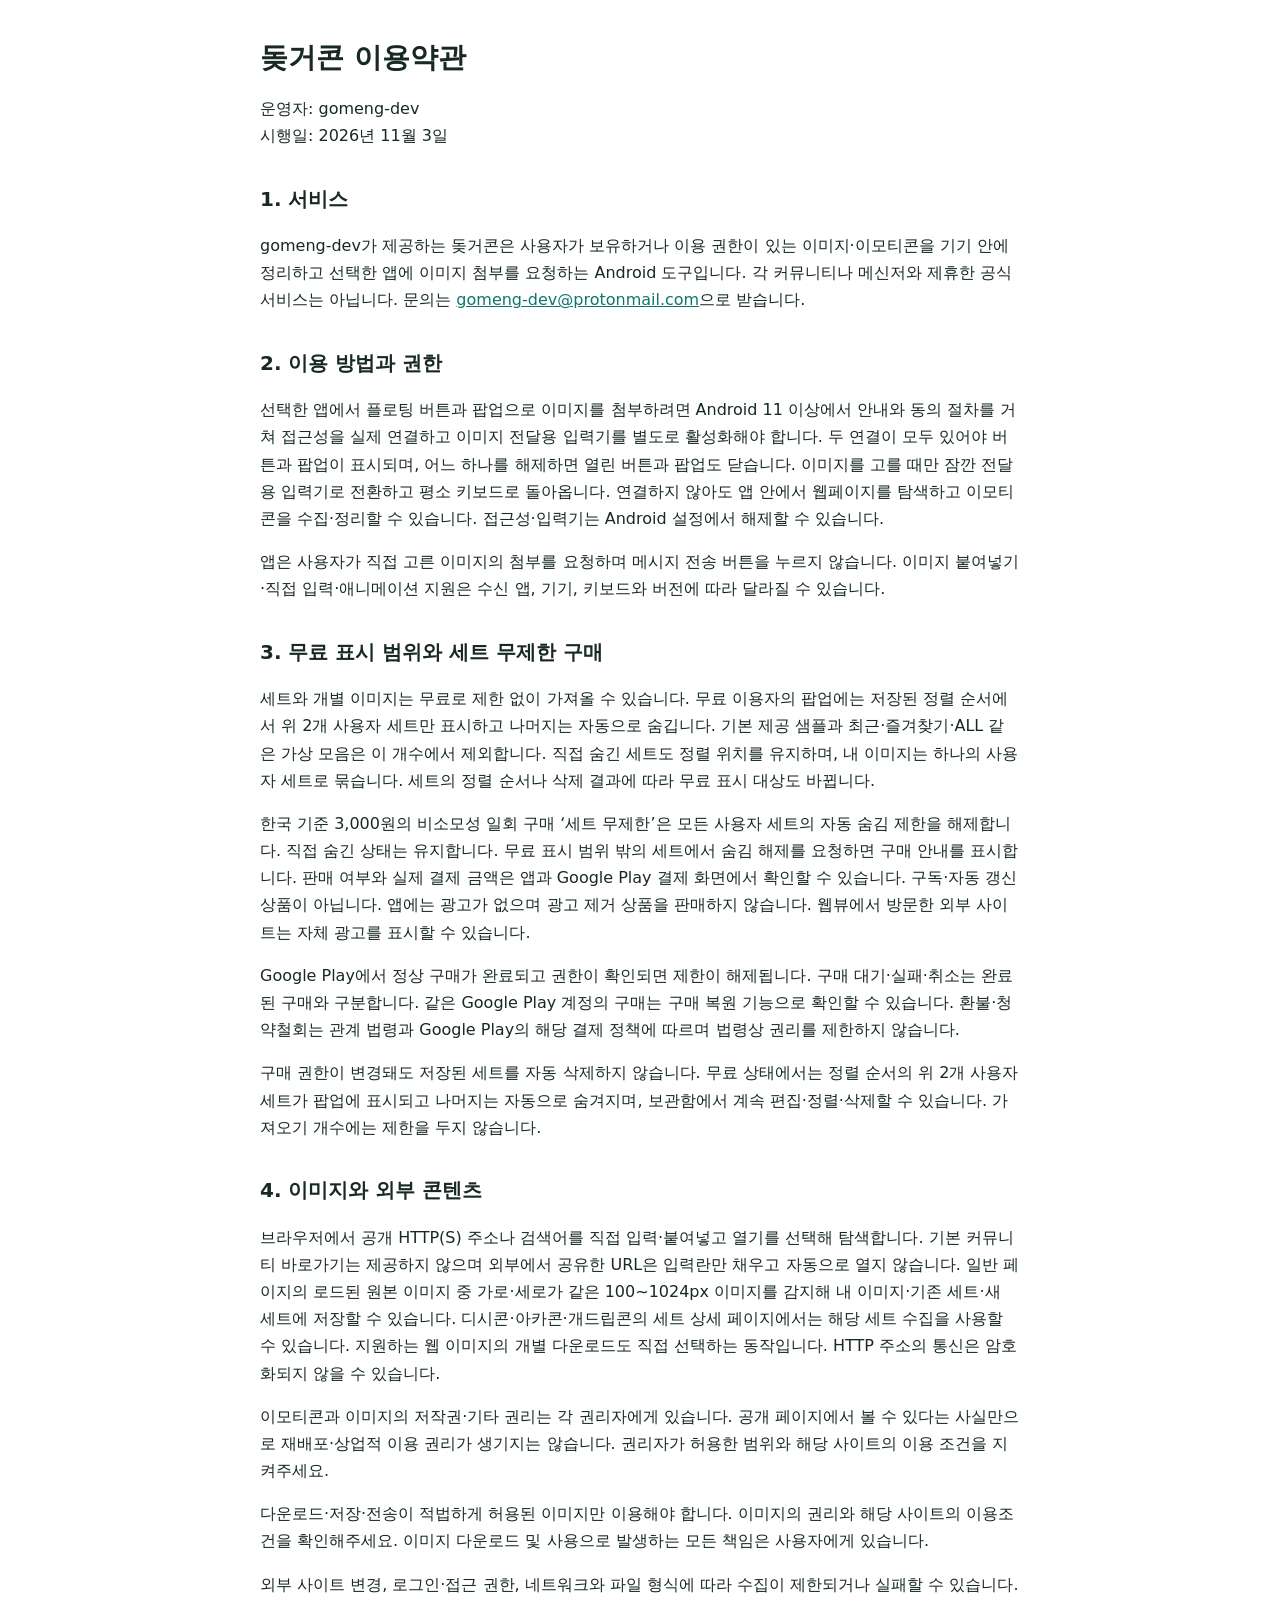
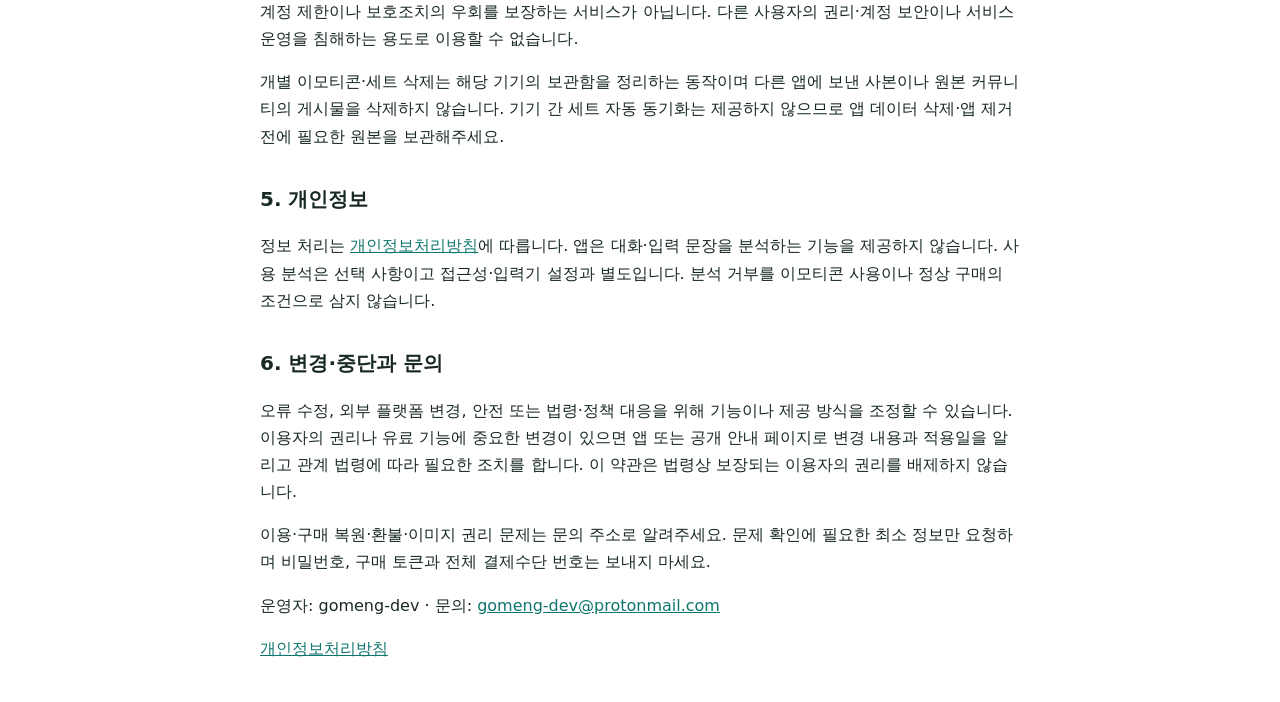
<file: dotgeocon/terms.html>
<!doctype html>
<html lang="ko"><head><meta charset="utf-8"><meta name="viewport" content="width=device-width, initial-scale=1"><title>돚거콘 이용약관</title><style>body{max-width:760px;margin:40px auto;padding:0 20px;color:#182925;background:#fff;font:16px/1.7 system-ui,sans-serif}h1{font-size:28px;line-height:1.3}h2{font-size:20px;margin-top:32px}a{color:#0f766e}li{margin:8px 0}small{font-size:14px}</style></head><body>
<h1>돚거콘 이용약관</h1>
<p>운영자: gomeng-dev<br>시행일: 2026년 11월 3일</p>
<section><h2>1. 서비스</h2>
<p>gomeng-dev가 제공하는 돚거콘은 사용자가 보유하거나 이용 권한이 있는 이미지·이모티콘을 기기 안에 정리하고 선택한 앱에 이미지 첨부를 요청하는 Android 도구입니다. 각 커뮤니티나 메신저와 제휴한 공식 서비스는 아닙니다. 문의는 <a href="mailto:gomeng-dev@protonmail.com">gomeng-dev@protonmail.com</a>으로 받습니다.</p></section>
<section><h2>2. 이용 방법과 권한</h2>
<p>선택한 앱에서 플로팅 버튼과 팝업으로 이미지를 첨부하려면 Android 11 이상에서 안내와 동의 절차를 거쳐 접근성을 실제 연결하고 이미지 전달용 입력기를 별도로 활성화해야 합니다. 두 연결이 모두 있어야 버튼과 팝업이 표시되며, 어느 하나를 해제하면 열린 버튼과 팝업도 닫습니다. 이미지를 고를 때만 잠깐 전달용 입력기로 전환하고 평소 키보드로 돌아옵니다. 연결하지 않아도 앱 안에서 웹페이지를 탐색하고 이모티콘을 수집·정리할 수 있습니다. 접근성·입력기는 Android 설정에서 해제할 수 있습니다.</p>
<p>앱은 사용자가 직접 고른 이미지의 첨부를 요청하며 메시지 전송 버튼을 누르지 않습니다. 이미지 붙여넣기·직접 입력·애니메이션 지원은 수신 앱, 기기, 키보드와 버전에 따라 달라질 수 있습니다.</p></section>
<section><h2>3. 무료 표시 범위와 세트 무제한 구매</h2>
<p>세트와 개별 이미지는 무료로 제한 없이 가져올 수 있습니다. 무료 이용자의 팝업에는 저장된 정렬 순서에서 위 2개 사용자 세트만 표시하고 나머지는 자동으로 숨깁니다. 기본 제공 샘플과 최근·즐겨찾기·ALL 같은 가상 모음은 이 개수에서 제외합니다. 직접 숨긴 세트도 정렬 위치를 유지하며, 내 이미지는 하나의 사용자 세트로 묶습니다. 세트의 정렬 순서나 삭제 결과에 따라 무료 표시 대상도 바뀝니다.</p>
<p>한국 기준 3,000원의 비소모성 일회 구매 ‘세트 무제한’은 모든 사용자 세트의 자동 숨김 제한을 해제합니다. 직접 숨긴 상태는 유지합니다. 무료 표시 범위 밖의 세트에서 숨김 해제를 요청하면 구매 안내를 표시합니다. 판매 여부와 실제 결제 금액은 앱과 Google Play 결제 화면에서 확인할 수 있습니다. 구독·자동 갱신 상품이 아닙니다. 앱에는 광고가 없으며 광고 제거 상품을 판매하지 않습니다. 웹뷰에서 방문한 외부 사이트는 자체 광고를 표시할 수 있습니다.</p>
<p>Google Play에서 정상 구매가 완료되고 권한이 확인되면 제한이 해제됩니다. 구매 대기·실패·취소는 완료된 구매와 구분합니다. 같은 Google Play 계정의 구매는 구매 복원 기능으로 확인할 수 있습니다. 환불·청약철회는 관계 법령과 Google Play의 해당 결제 정책에 따르며 법령상 권리를 제한하지 않습니다.</p>
<p>구매 권한이 변경돼도 저장된 세트를 자동 삭제하지 않습니다. 무료 상태에서는 정렬 순서의 위 2개 사용자 세트가 팝업에 표시되고 나머지는 자동으로 숨겨지며, 보관함에서 계속 편집·정렬·삭제할 수 있습니다. 가져오기 개수에는 제한을 두지 않습니다.</p></section>
<section><h2>4. 이미지와 외부 콘텐츠</h2>
<p>브라우저에서 공개 HTTP(S) 주소나 검색어를 직접 입력·붙여넣고 열기를 선택해 탐색합니다. 기본 커뮤니티 바로가기는 제공하지 않으며 외부에서 공유한 URL은 입력란만 채우고 자동으로 열지 않습니다. 일반 페이지의 로드된 원본 이미지 중 가로·세로가 같은 100~1024px 이미지를 감지해 내 이미지·기존 세트·새 세트에 저장할 수 있습니다. 디시콘·아카콘·개드립콘의 세트 상세 페이지에서는 해당 세트 수집을 사용할 수 있습니다. 지원하는 웹 이미지의 개별 다운로드도 직접 선택하는 동작입니다. HTTP 주소의 통신은 암호화되지 않을 수 있습니다.</p>
<p>이모티콘과 이미지의 저작권·기타 권리는 각 권리자에게 있습니다. 공개 페이지에서 볼 수 있다는 사실만으로 재배포·상업적 이용 권리가 생기지는 않습니다. 권리자가 허용한 범위와 해당 사이트의 이용 조건을 지켜주세요.</p>
<p>다운로드·저장·전송이 적법하게 허용된 이미지만 이용해야 합니다. 이미지의 권리와 해당 사이트의 이용조건을 확인해주세요. 이미지 다운로드 및 사용으로 발생하는 모든 책임은 사용자에게 있습니다.</p>
<p>외부 사이트 변경, 로그인·접근 권한, 네트워크와 파일 형식에 따라 수집이 제한되거나 실패할 수 있습니다. 계정 제한이나 보호조치의 우회를 보장하는 서비스가 아닙니다. 다른 사용자의 권리·계정 보안이나 서비스 운영을 침해하는 용도로 이용할 수 없습니다.</p>
<p>개별 이모티콘·세트 삭제는 해당 기기의 보관함을 정리하는 동작이며 다른 앱에 보낸 사본이나 원본 커뮤니티의 게시물을 삭제하지 않습니다. 기기 간 세트 자동 동기화는 제공하지 않으므로 앱 데이터 삭제·앱 제거 전에 필요한 원본을 보관해주세요.</p></section>
<section><h2>5. 개인정보</h2>
<p>정보 처리는 <a href="privacy-policy.html">개인정보처리방침</a>에 따릅니다. 앱은 대화·입력 문장을 분석하는 기능을 제공하지 않습니다. 사용 분석은 선택 사항이고 접근성·입력기 설정과 별도입니다. 분석 거부를 이모티콘 사용이나 정상 구매의 조건으로 삼지 않습니다.</p></section>
<section><h2>6. 변경·중단과 문의</h2>
<p>오류 수정, 외부 플랫폼 변경, 안전 또는 법령·정책 대응을 위해 기능이나 제공 방식을 조정할 수 있습니다. 이용자의 권리나 유료 기능에 중요한 변경이 있으면 앱 또는 공개 안내 페이지로 변경 내용과 적용일을 알리고 관계 법령에 따라 필요한 조치를 합니다. 이 약관은 법령상 보장되는 이용자의 권리를 배제하지 않습니다.</p>
<p>이용·구매 복원·환불·이미지 권리 문제는 문의 주소로 알려주세요. 문제 확인에 필요한 최소 정보만 요청하며 비밀번호, 구매 토큰과 전체 결제수단 번호는 보내지 마세요.</p></section>
<footer><p>운영자: gomeng-dev · 문의: <a href="mailto:gomeng-dev@protonmail.com">gomeng-dev@protonmail.com</a></p><p><a href="privacy-policy.html">개인정보처리방침</a></p></footer>
</body></html>
</file>
<file: styles.css>
:root { color-scheme: light dark; --background: #f8fafc; --surface: #ffffff; --text: #17212b; --muted: #596675; --line: #dce3e9; --accent: #185abd; }
* { box-sizing: border-box; }
body { margin: 0; background: var(--background); color: var(--text); font: 16px/1.8 system-ui, -apple-system, BlinkMacSystemFont, "Segoe UI", sans-serif; overflow-wrap: anywhere; }
header, main, footer { max-width: 780px; margin: auto; padding: 24px; }
header { display: flex; align-items: center; justify-content: space-between; gap: 16px; border-bottom: 1px solid var(--line); }
.brand { font-weight: 700; color: var(--text); text-decoration: none; }
nav { display: flex; flex-wrap: wrap; gap: 16px; }
a { color: var(--accent); text-underline-offset: 3px; }
a:hover { text-decoration-thickness: 2px; }
a:focus-visible { outline: 3px solid var(--accent); outline-offset: 4px; border-radius: 2px; }
main { background: var(--surface); }
h1 { margin: 8px 0 16px; font-size: clamp(26px, 5vw, 36px); line-height: 1.3; letter-spacing: -.02em; }
h2 { margin: 36px 0 12px; font-size: 21px; line-height: 1.5; }
p { margin: 12px 0; }
ul { padding-inline-start: 24px; }
li { margin: 8px 0; }
.meta, footer { color: var(--muted); font-size: 14px; }
.summary { padding: 16px 20px; margin: 24px 0; background: var(--background); border-inline-start: 3px solid var(--accent); }
dl { margin: 16px 0; }
dt { font-weight: 650; margin-top: 16px; }
dd { margin: 4px 0 0; }
footer { border-top: 1px solid var(--line); }
@media (max-width: 480px) { header, main, footer { padding: 20px; } header { align-items: flex-start; flex-direction: column; gap: 8px; } }
@media (prefers-color-scheme: dark) { :root { --background: #12171d; --surface: #191f26; --text: #e7edf4; --muted: #a8b4c2; --line: #343e4a; --accent: #92beff; } }
@media print { :root { --background: #fff; --surface: #fff; --text: #000; --muted: #333; --line: #ccc; --accent: #000; } header nav { display: none; } main { max-width: none; } h2 { break-after: avoid; } }
</file>
